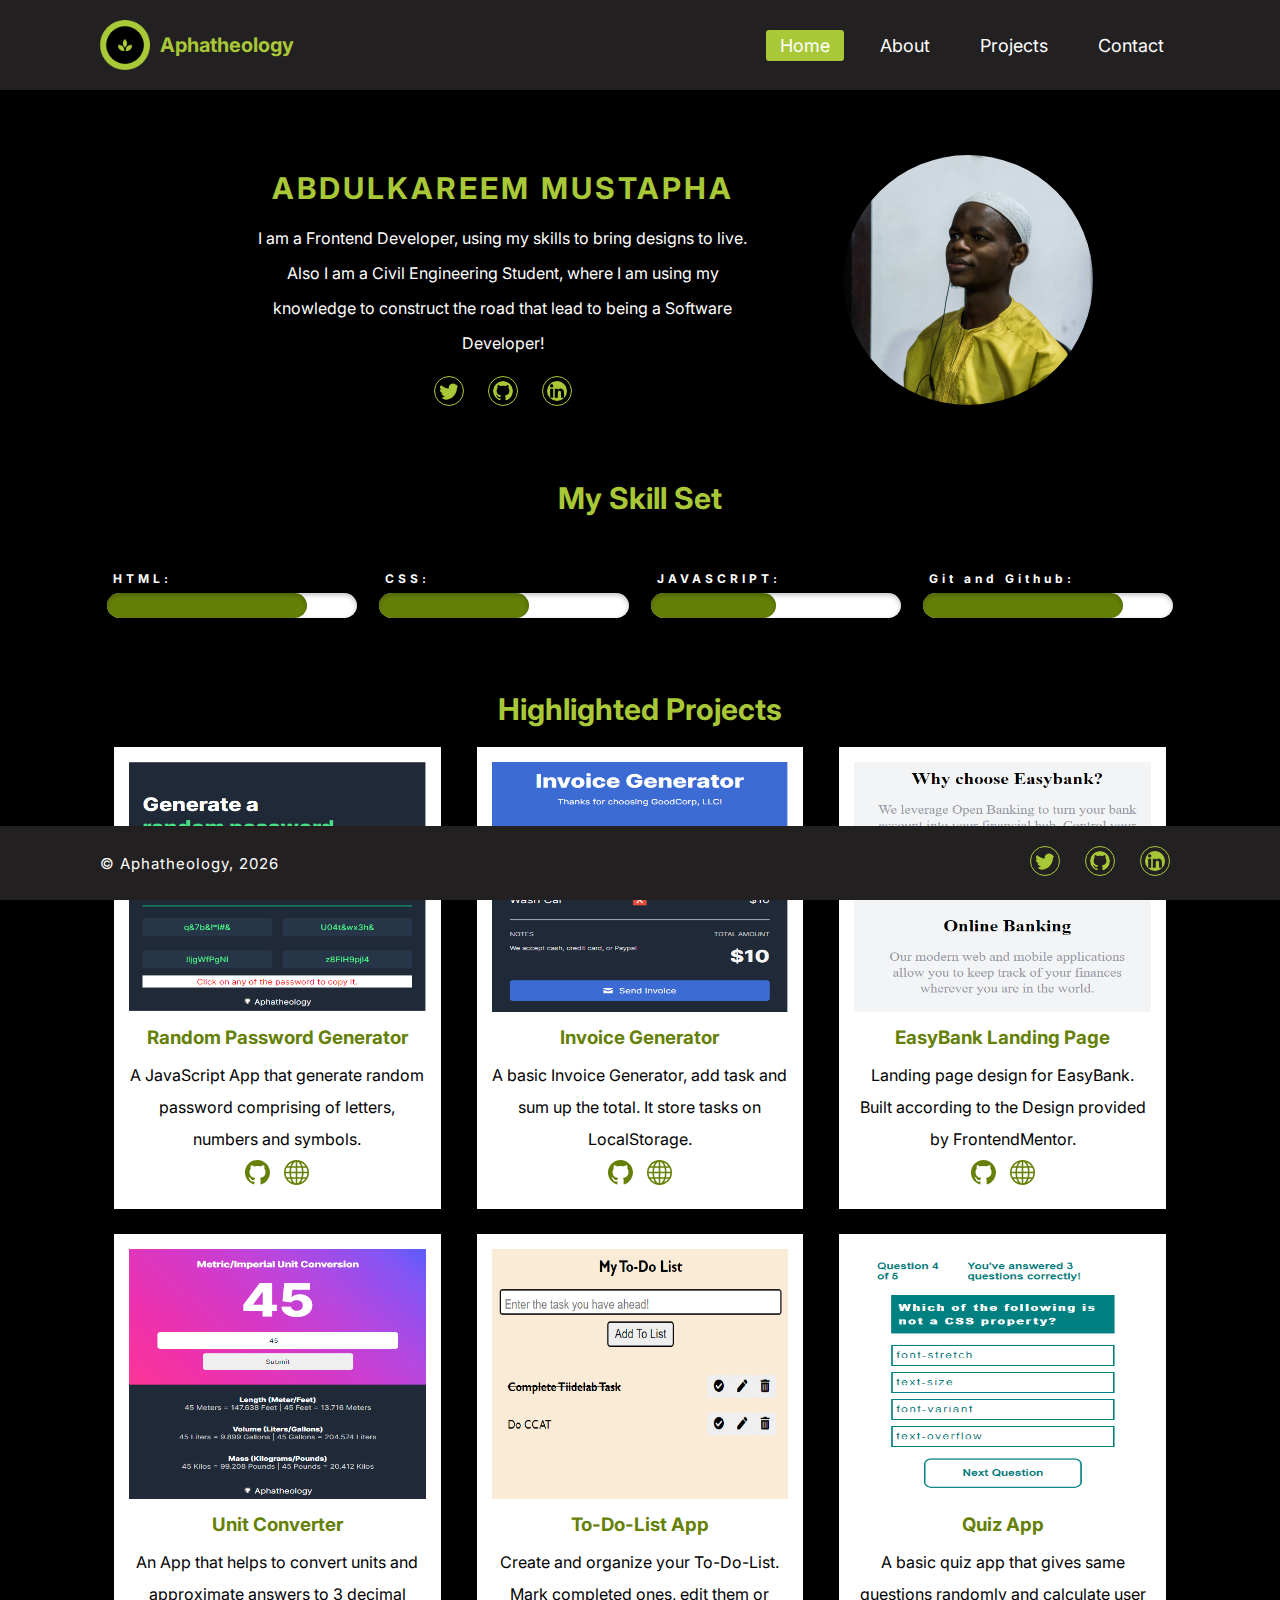
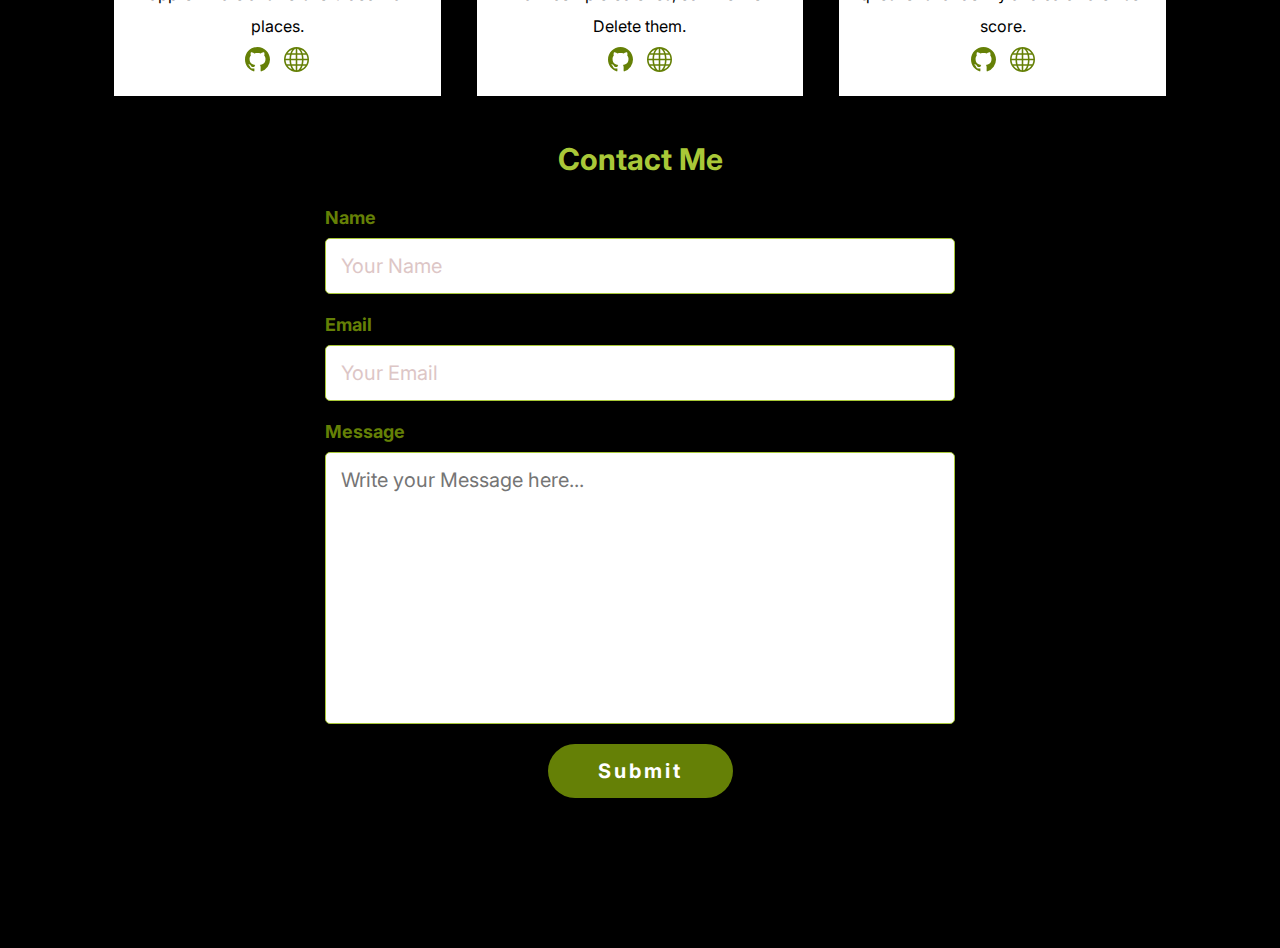
<file: index.html>
<!DOCTYPE html>
<html>

<head>
  <meta charset="utf-8">
  <meta name="viewport" content="width=device-width">
  <link rel="stylesheet" href="./general.css">
  <link rel="stylesheet" href="./auth.css">
  <link href="style.css" rel="stylesheet" type="text/css" />
  <title>Aphatheology | Home</title>
</head>

<body>
	<header>
	
        <nav class="navbar">
            <div class="logo">
                <img src="./projectlogo.png" alt="Aphatheology's Logo" />
                Aphatheology
            </div>

            <ul class="nav-links">

                <input type="checkbox" id="checkbox_toggle" />
                <label for="checkbox_toggle" class="hamburger">&#9776;</label>
            
                <div class="menu">
                    <li class="active"><a href="#">Home</a></li>
                    <li><a href="#about">About</a></li>
                    <li><a href="#project">Projects</a></li>
                    <li><a href="#contact">Contact</a></li>
                    <!-- <li><a href="./meetupgrid.html">TIIDELab Meetup</a></li> -->
                </div>
            </ul>
        </nav>
	</header>

	<main>

        <section id="about" class="hero-wrapper">
            <!-- <img src="meetupimages/A7309858.jpg" alt="Aphatheology's Picture" class="profile-image"> -->

            <div>

            <h2>ABDULKAREEM MUSTAPHA</h2>
            
            <p>
                I am a Frontend Developer, using my skills to bring designs to live. Also I am a Civil Engineering Student, where I am using my knowledge to construct the road that lead to being a Software Developer!
            </p>

                <section class="hero-media-wrapper">
                    <a href="https://twitter.com/mustbeta" target="_blank">
                        <svg xmlns="http://www.w3.org/2000/svg" width="16" height="16" fill="currentColor" class="bi bi-twitter" viewBox="0 0 16 16">
                        <path d="M5.026 15c6.038 0 9.341-5.003 9.341-9.334 0-.14 0-.282-.006-.422A6.685 6.685 0 0 0 16 3.542a6.658 6.658 0 0 1-1.889.518 3.301 3.301 0 0 0 1.447-1.817 6.533 6.533 0 0 1-2.087.793A3.286 3.286 0 0 0 7.875 6.03a9.325 9.325 0 0 1-6.767-3.429 3.289 3.289 0 0 0 1.018 4.382A3.323 3.323 0 0 1 .64 6.575v.045a3.288 3.288 0 0 0 2.632 3.218 3.203 3.203 0 0 1-.865.115 3.23 3.23 0 0 1-.614-.057 3.283 3.283 0 0 0 3.067 2.277A6.588 6.588 0 0 1 .78 13.58a6.32 6.32 0 0 1-.78-.045A9.344 9.344 0 0 0 5.026 15z"/>
                    </svg>
                    </a>

                    <a href="https://github.com/aphatheology" target="_blank">
                        <svg xmlns="http://www.w3.org/2000/svg" width="16" height="16" fill="currentColor" class="bi bi-github" viewBox="0 0 16 16">
                        <path d="M8 0C3.58 0 0 3.58 0 8c0 3.54 2.29 6.53 5.47 7.59.4.07.55-.17.55-.38 0-.19-.01-.82-.01-1.49-2.01.37-2.53-.49-2.69-.94-.09-.23-.48-.94-.82-1.13-.28-.15-.68-.52-.01-.53.63-.01 1.08.58 1.23.82.72 1.21 1.87.87 2.33.66.07-.52.28-.87.51-1.07-1.78-.2-3.64-.89-3.64-3.95 0-.87.31-1.59.82-2.15-.08-.2-.36-1.02.08-2.12 0 0 .67-.21 2.2.82.64-.18 1.32-.27 2-.27.68 0 1.36.09 2 .27 1.53-1.04 2.2-.82 2.2-.82.44 1.1.16 1.92.08 2.12.51.56.82 1.27.82 2.15 0 3.07-1.87 3.75-3.65 3.95.29.25.54.73.54 1.48 0 1.07-.01 1.93-.01 2.2 0 .21.15.46.55.38A8.012 8.012 0 0 0 16 8c0-4.42-3.58-8-8-8z"/>
                    </svg>
                    </a>
                    
                    <a href="https://www.linkedin.com/in/abdulkareem-mustapha/" target="_blank">
                        <svg xmlns="http://www.w3.org/2000/svg" width="16" height="16" fill="currentColor" class="bi bi-linkedin" viewBox="0 0 16 16">
                        <path d="M0 1.146C0 .513.526 0 1.175 0h13.65C15.474 0 16 .513 16 1.146v13.708c0 .633-.526 1.146-1.175 1.146H1.175C.526 16 0 15.487 0 14.854V1.146zm4.943 12.248V6.169H2.542v7.225h2.401zm-1.2-8.212c.837 0 1.358-.554 1.358-1.248-.015-.709-.52-1.248-1.342-1.248-.822 0-1.359.54-1.359 1.248 0 .694.521 1.248 1.327 1.248h.016zm4.908 8.212V9.359c0-.216.016-.432.08-.586.173-.431.568-.878 1.232-.878.869 0 1.216.662 1.216 1.634v3.865h2.401V9.25c0-2.22-1.184-3.252-2.764-3.252-1.274 0-1.845.7-2.165 1.193v.025h-.016a5.54 5.54 0 0 1 .016-.025V6.169h-2.4c.03.678 0 7.225 0 7.225h2.4z"/>
                    </svg>
                    </a>
                    
                </section>

            </div>

            <img src="meetupimages/A7309858.jpg" alt="Aphatheology's Picture" class="profile-image heartbeat">

        </section>


        <section class="stack section">
            <h2>my skill set</h2>
            <section class="stack-wrapper">
                <div class="each-stack">
                    <label for="html">HTML:</label> <br>
                    <progress class="stack-progress" id="html" value="80" max="100"></progress>
                </div>

                <div class="each-stack">
                    <label for="css">CSS:</label> <br>
                    <progress class="stack-progress" id="css" value="60" max="100"></progress>
                </div>

                <div class="each-stack">
                    <label for="javascript">JAVASCRIPT:</label> <br>
                    <progress class="stack-progress" id="javascript" value="50" max="100"></progress>
                </div>

                <div class="each-stack">
                    <label for="git">Git and Github:</label> <br>
                    <progress class="stack-progress" id="git" value="80" max="100"></progress>
                </div>
            </section>
        </section>


        <section id="project" class="section project">
            <h2>highlighted projects</h2>

            <section class="project-wrapper">
                <div class="project-card">
                    <img src="Images/passwordgen.PNG" alt="">
                    <h3>Random Password Generator</h3>
                    <p>
                        A JavaScript App that generate random password comprising of letters, numbers and symbols.
                    </p>

                    <a href="https://github.com/Aphatheology/Random_Password_Generator" target="_blank">
                        <svg xmlns="http://www.w3.org/2000/svg" width="16" height="16" fill="currentColor" class="bi bi-github" viewBox="0 0 16 16">
                            <path d="M8 0C3.58 0 0 3.58 0 8c0 3.54 2.29 6.53 5.47 7.59.4.07.55-.17.55-.38 0-.19-.01-.82-.01-1.49-2.01.37-2.53-.49-2.69-.94-.09-.23-.48-.94-.82-1.13-.28-.15-.68-.52-.01-.53.63-.01 1.08.58 1.23.82.72 1.21 1.87.87 2.33.66.07-.52.28-.87.51-1.07-1.78-.2-3.64-.89-3.64-3.95 0-.87.31-1.59.82-2.15-.08-.2-.36-1.02.08-2.12 0 0 .67-.21 2.2.82.64-.18 1.32-.27 2-.27.68 0 1.36.09 2 .27 1.53-1.04 2.2-.82 2.2-.82.44 1.1.16 1.92.08 2.12.51.56.82 1.27.82 2.15 0 3.07-1.87 3.75-3.65 3.95.29.25.54.73.54 1.48 0 1.07-.01 1.93-.01 2.2 0 .21.15.46.55.38A8.012 8.012 0 0 0 16 8c0-4.42-3.58-8-8-8z"/>
                          </svg>
                    </a>

                    <a href="https://aphatheology.github.io/Random_Password_Generator/" target="_blank">
                        <svg xmlns="http://www.w3.org/2000/svg" width="16" height="16" fill="currentColor" class="bi bi-globe" viewBox="0 0 16 16">
                            <path d="M0 8a8 8 0 1 1 16 0A8 8 0 0 1 0 8zm7.5-6.923c-.67.204-1.335.82-1.887 1.855A7.97 7.97 0 0 0 5.145 4H7.5V1.077zM4.09 4a9.267 9.267 0 0 1 .64-1.539 6.7 6.7 0 0 1 .597-.933A7.025 7.025 0 0 0 2.255 4H4.09zm-.582 3.5c.03-.877.138-1.718.312-2.5H1.674a6.958 6.958 0 0 0-.656 2.5h2.49zM4.847 5a12.5 12.5 0 0 0-.338 2.5H7.5V5H4.847zM8.5 5v2.5h2.99a12.495 12.495 0 0 0-.337-2.5H8.5zM4.51 8.5a12.5 12.5 0 0 0 .337 2.5H7.5V8.5H4.51zm3.99 0V11h2.653c.187-.765.306-1.608.338-2.5H8.5zM5.145 12c.138.386.295.744.468 1.068.552 1.035 1.218 1.65 1.887 1.855V12H5.145zm.182 2.472a6.696 6.696 0 0 1-.597-.933A9.268 9.268 0 0 1 4.09 12H2.255a7.024 7.024 0 0 0 3.072 2.472zM3.82 11a13.652 13.652 0 0 1-.312-2.5h-2.49c.062.89.291 1.733.656 2.5H3.82zm6.853 3.472A7.024 7.024 0 0 0 13.745 12H11.91a9.27 9.27 0 0 1-.64 1.539 6.688 6.688 0 0 1-.597.933zM8.5 12v2.923c.67-.204 1.335-.82 1.887-1.855.173-.324.33-.682.468-1.068H8.5zm3.68-1h2.146c.365-.767.594-1.61.656-2.5h-2.49a13.65 13.65 0 0 1-.312 2.5zm2.802-3.5a6.959 6.959 0 0 0-.656-2.5H12.18c.174.782.282 1.623.312 2.5h2.49zM11.27 2.461c.247.464.462.98.64 1.539h1.835a7.024 7.024 0 0 0-3.072-2.472c.218.284.418.598.597.933zM10.855 4a7.966 7.966 0 0 0-.468-1.068C9.835 1.897 9.17 1.282 8.5 1.077V4h2.355z"/>
                          </svg>
                    </a>
                </div>

                <div class="project-card">
                    <img src="Images/invoicegen.PNG" alt="Invoice Generator App">
                    <h3>Invoice Generator</h3>
                    <p>
                        A basic Invoice Generator, add task and sum up the total. It store tasks on LocalStorage.
                    </p>

                    <a href="https://github.com/Aphatheology/Invoice_Generator" target="_blank">
                        <svg xmlns="http://www.w3.org/2000/svg" width="16" height="16" fill="currentColor" class="bi bi-github" viewBox="0 0 16 16">
                            <path d="M8 0C3.58 0 0 3.58 0 8c0 3.54 2.29 6.53 5.47 7.59.4.07.55-.17.55-.38 0-.19-.01-.82-.01-1.49-2.01.37-2.53-.49-2.69-.94-.09-.23-.48-.94-.82-1.13-.28-.15-.68-.52-.01-.53.63-.01 1.08.58 1.23.82.72 1.21 1.87.87 2.33.66.07-.52.28-.87.51-1.07-1.78-.2-3.64-.89-3.64-3.95 0-.87.31-1.59.82-2.15-.08-.2-.36-1.02.08-2.12 0 0 .67-.21 2.2.82.64-.18 1.32-.27 2-.27.68 0 1.36.09 2 .27 1.53-1.04 2.2-.82 2.2-.82.44 1.1.16 1.92.08 2.12.51.56.82 1.27.82 2.15 0 3.07-1.87 3.75-3.65 3.95.29.25.54.73.54 1.48 0 1.07-.01 1.93-.01 2.2 0 .21.15.46.55.38A8.012 8.012 0 0 0 16 8c0-4.42-3.58-8-8-8z"/>
                          </svg>
                    </a>

                    <a href="https://aphatheology.github.io/Invoice_Generator/" target="_blank">
                        <svg xmlns="http://www.w3.org/2000/svg" width="16" height="16" fill="currentColor" class="bi bi-globe" viewBox="0 0 16 16">
                            <path d="M0 8a8 8 0 1 1 16 0A8 8 0 0 1 0 8zm7.5-6.923c-.67.204-1.335.82-1.887 1.855A7.97 7.97 0 0 0 5.145 4H7.5V1.077zM4.09 4a9.267 9.267 0 0 1 .64-1.539 6.7 6.7 0 0 1 .597-.933A7.025 7.025 0 0 0 2.255 4H4.09zm-.582 3.5c.03-.877.138-1.718.312-2.5H1.674a6.958 6.958 0 0 0-.656 2.5h2.49zM4.847 5a12.5 12.5 0 0 0-.338 2.5H7.5V5H4.847zM8.5 5v2.5h2.99a12.495 12.495 0 0 0-.337-2.5H8.5zM4.51 8.5a12.5 12.5 0 0 0 .337 2.5H7.5V8.5H4.51zm3.99 0V11h2.653c.187-.765.306-1.608.338-2.5H8.5zM5.145 12c.138.386.295.744.468 1.068.552 1.035 1.218 1.65 1.887 1.855V12H5.145zm.182 2.472a6.696 6.696 0 0 1-.597-.933A9.268 9.268 0 0 1 4.09 12H2.255a7.024 7.024 0 0 0 3.072 2.472zM3.82 11a13.652 13.652 0 0 1-.312-2.5h-2.49c.062.89.291 1.733.656 2.5H3.82zm6.853 3.472A7.024 7.024 0 0 0 13.745 12H11.91a9.27 9.27 0 0 1-.64 1.539 6.688 6.688 0 0 1-.597.933zM8.5 12v2.923c.67-.204 1.335-.82 1.887-1.855.173-.324.33-.682.468-1.068H8.5zm3.68-1h2.146c.365-.767.594-1.61.656-2.5h-2.49a13.65 13.65 0 0 1-.312 2.5zm2.802-3.5a6.959 6.959 0 0 0-.656-2.5H12.18c.174.782.282 1.623.312 2.5h2.49zM11.27 2.461c.247.464.462.98.64 1.539h1.835a7.024 7.024 0 0 0-3.072-2.472c.218.284.418.598.597.933zM10.855 4a7.966 7.966 0 0 0-.468-1.068C9.835 1.897 9.17 1.282 8.5 1.077V4h2.355z"/>
                          </svg>
                    </a>
                </div>

                <div class="project-card">
                    <img src="Images/easybank.PNG" alt="EasyBank Landing Page">
                    <h3>EasyBank Landing Page</h3>
                    <p>
                        Landing page design for EasyBank. Built according to the Design provided by FrontendMentor.
                    </p>

                    <a href="https://github.com/Aphatheology/EasyBank-Landing-Page" target="_blank">
                        <svg xmlns="http://www.w3.org/2000/svg" width="16" height="16" fill="currentColor" class="bi bi-github" viewBox="0 0 16 16">
                            <path d="M8 0C3.58 0 0 3.58 0 8c0 3.54 2.29 6.53 5.47 7.59.4.07.55-.17.55-.38 0-.19-.01-.82-.01-1.49-2.01.37-2.53-.49-2.69-.94-.09-.23-.48-.94-.82-1.13-.28-.15-.68-.52-.01-.53.63-.01 1.08.58 1.23.82.72 1.21 1.87.87 2.33.66.07-.52.28-.87.51-1.07-1.78-.2-3.64-.89-3.64-3.95 0-.87.31-1.59.82-2.15-.08-.2-.36-1.02.08-2.12 0 0 .67-.21 2.2.82.64-.18 1.32-.27 2-.27.68 0 1.36.09 2 .27 1.53-1.04 2.2-.82 2.2-.82.44 1.1.16 1.92.08 2.12.51.56.82 1.27.82 2.15 0 3.07-1.87 3.75-3.65 3.95.29.25.54.73.54 1.48 0 1.07-.01 1.93-.01 2.2 0 .21.15.46.55.38A8.012 8.012 0 0 0 16 8c0-4.42-3.58-8-8-8z"/>
                          </svg>
                    </a>

                    <a href="https://aphatheology.github.io/EasyBank-Landing-Page/" target="_blank">
                        <svg xmlns="http://www.w3.org/2000/svg" width="16" height="16" fill="currentColor" class="bi bi-globe" viewBox="0 0 16 16">
                            <path d="M0 8a8 8 0 1 1 16 0A8 8 0 0 1 0 8zm7.5-6.923c-.67.204-1.335.82-1.887 1.855A7.97 7.97 0 0 0 5.145 4H7.5V1.077zM4.09 4a9.267 9.267 0 0 1 .64-1.539 6.7 6.7 0 0 1 .597-.933A7.025 7.025 0 0 0 2.255 4H4.09zm-.582 3.5c.03-.877.138-1.718.312-2.5H1.674a6.958 6.958 0 0 0-.656 2.5h2.49zM4.847 5a12.5 12.5 0 0 0-.338 2.5H7.5V5H4.847zM8.5 5v2.5h2.99a12.495 12.495 0 0 0-.337-2.5H8.5zM4.51 8.5a12.5 12.5 0 0 0 .337 2.5H7.5V8.5H4.51zm3.99 0V11h2.653c.187-.765.306-1.608.338-2.5H8.5zM5.145 12c.138.386.295.744.468 1.068.552 1.035 1.218 1.65 1.887 1.855V12H5.145zm.182 2.472a6.696 6.696 0 0 1-.597-.933A9.268 9.268 0 0 1 4.09 12H2.255a7.024 7.024 0 0 0 3.072 2.472zM3.82 11a13.652 13.652 0 0 1-.312-2.5h-2.49c.062.89.291 1.733.656 2.5H3.82zm6.853 3.472A7.024 7.024 0 0 0 13.745 12H11.91a9.27 9.27 0 0 1-.64 1.539 6.688 6.688 0 0 1-.597.933zM8.5 12v2.923c.67-.204 1.335-.82 1.887-1.855.173-.324.33-.682.468-1.068H8.5zm3.68-1h2.146c.365-.767.594-1.61.656-2.5h-2.49a13.65 13.65 0 0 1-.312 2.5zm2.802-3.5a6.959 6.959 0 0 0-.656-2.5H12.18c.174.782.282 1.623.312 2.5h2.49zM11.27 2.461c.247.464.462.98.64 1.539h1.835a7.024 7.024 0 0 0-3.072-2.472c.218.284.418.598.597.933zM10.855 4a7.966 7.966 0 0 0-.468-1.068C9.835 1.897 9.17 1.282 8.5 1.077V4h2.355z"/>
                          </svg>
                    </a>
                </div>

                <div class="project-card">
                    <img src="Images/unitconv.PNG" alt="Unit Converter App">
                    <h3>Unit Converter</h3>
                    <p>
                        An App that helps to convert units and approximate answers to 3 decimal places.
                    </p>

                    <a href="https://github.com/Aphatheology/UnitConverter" target="_blank">
                        <svg xmlns="http://www.w3.org/2000/svg" width="16" height="16" fill="currentColor" class="bi bi-github" viewBox="0 0 16 16">
                            <path d="M8 0C3.58 0 0 3.58 0 8c0 3.54 2.29 6.53 5.47 7.59.4.07.55-.17.55-.38 0-.19-.01-.82-.01-1.49-2.01.37-2.53-.49-2.69-.94-.09-.23-.48-.94-.82-1.13-.28-.15-.68-.52-.01-.53.63-.01 1.08.58 1.23.82.72 1.21 1.87.87 2.33.66.07-.52.28-.87.51-1.07-1.78-.2-3.64-.89-3.64-3.95 0-.87.31-1.59.82-2.15-.08-.2-.36-1.02.08-2.12 0 0 .67-.21 2.2.82.64-.18 1.32-.27 2-.27.68 0 1.36.09 2 .27 1.53-1.04 2.2-.82 2.2-.82.44 1.1.16 1.92.08 2.12.51.56.82 1.27.82 2.15 0 3.07-1.87 3.75-3.65 3.95.29.25.54.73.54 1.48 0 1.07-.01 1.93-.01 2.2 0 .21.15.46.55.38A8.012 8.012 0 0 0 16 8c0-4.42-3.58-8-8-8z"/>
                          </svg>
                    </a>

                    <a href="https://aphatheology.github.io/UnitConverter/" target="_blank">
                        <svg xmlns="http://www.w3.org/2000/svg" width="16" height="16" fill="currentColor" class="bi bi-globe" viewBox="0 0 16 16">
                            <path d="M0 8a8 8 0 1 1 16 0A8 8 0 0 1 0 8zm7.5-6.923c-.67.204-1.335.82-1.887 1.855A7.97 7.97 0 0 0 5.145 4H7.5V1.077zM4.09 4a9.267 9.267 0 0 1 .64-1.539 6.7 6.7 0 0 1 .597-.933A7.025 7.025 0 0 0 2.255 4H4.09zm-.582 3.5c.03-.877.138-1.718.312-2.5H1.674a6.958 6.958 0 0 0-.656 2.5h2.49zM4.847 5a12.5 12.5 0 0 0-.338 2.5H7.5V5H4.847zM8.5 5v2.5h2.99a12.495 12.495 0 0 0-.337-2.5H8.5zM4.51 8.5a12.5 12.5 0 0 0 .337 2.5H7.5V8.5H4.51zm3.99 0V11h2.653c.187-.765.306-1.608.338-2.5H8.5zM5.145 12c.138.386.295.744.468 1.068.552 1.035 1.218 1.65 1.887 1.855V12H5.145zm.182 2.472a6.696 6.696 0 0 1-.597-.933A9.268 9.268 0 0 1 4.09 12H2.255a7.024 7.024 0 0 0 3.072 2.472zM3.82 11a13.652 13.652 0 0 1-.312-2.5h-2.49c.062.89.291 1.733.656 2.5H3.82zm6.853 3.472A7.024 7.024 0 0 0 13.745 12H11.91a9.27 9.27 0 0 1-.64 1.539 6.688 6.688 0 0 1-.597.933zM8.5 12v2.923c.67-.204 1.335-.82 1.887-1.855.173-.324.33-.682.468-1.068H8.5zm3.68-1h2.146c.365-.767.594-1.61.656-2.5h-2.49a13.65 13.65 0 0 1-.312 2.5zm2.802-3.5a6.959 6.959 0 0 0-.656-2.5H12.18c.174.782.282 1.623.312 2.5h2.49zM11.27 2.461c.247.464.462.98.64 1.539h1.835a7.024 7.024 0 0 0-3.072-2.472c.218.284.418.598.597.933zM10.855 4a7.966 7.966 0 0 0-.468-1.068C9.835 1.897 9.17 1.282 8.5 1.077V4h2.355z"/>
                          </svg>
                    </a>
                </div>

                <div class="project-card">
                    <img src="Images/todoapp.PNG" alt="">
                    <h3>To-Do-List App</h3>
                    <p>
                        Create and organize your To-Do-List. Mark completed ones, edit them or Delete them.
                    </p>

                    <a href="https://github.com/Aphatheology/ToDO-List-App" target="_blank">
                        <svg xmlns="http://www.w3.org/2000/svg" width="16" height="16" fill="currentColor" class="bi bi-github" viewBox="0 0 16 16">
                            <path d="M8 0C3.58 0 0 3.58 0 8c0 3.54 2.29 6.53 5.47 7.59.4.07.55-.17.55-.38 0-.19-.01-.82-.01-1.49-2.01.37-2.53-.49-2.69-.94-.09-.23-.48-.94-.82-1.13-.28-.15-.68-.52-.01-.53.63-.01 1.08.58 1.23.82.72 1.21 1.87.87 2.33.66.07-.52.28-.87.51-1.07-1.78-.2-3.64-.89-3.64-3.95 0-.87.31-1.59.82-2.15-.08-.2-.36-1.02.08-2.12 0 0 .67-.21 2.2.82.64-.18 1.32-.27 2-.27.68 0 1.36.09 2 .27 1.53-1.04 2.2-.82 2.2-.82.44 1.1.16 1.92.08 2.12.51.56.82 1.27.82 2.15 0 3.07-1.87 3.75-3.65 3.95.29.25.54.73.54 1.48 0 1.07-.01 1.93-.01 2.2 0 .21.15.46.55.38A8.012 8.012 0 0 0 16 8c0-4.42-3.58-8-8-8z"/>
                          </svg>
                    </a>

                    <a href="https://aphatheology.github.io/ToDO-List-App/" target="_blank">
                        <svg xmlns="http://www.w3.org/2000/svg" width="16" height="16" fill="currentColor" class="bi bi-globe" viewBox="0 0 16 16">
                            <path d="M0 8a8 8 0 1 1 16 0A8 8 0 0 1 0 8zm7.5-6.923c-.67.204-1.335.82-1.887 1.855A7.97 7.97 0 0 0 5.145 4H7.5V1.077zM4.09 4a9.267 9.267 0 0 1 .64-1.539 6.7 6.7 0 0 1 .597-.933A7.025 7.025 0 0 0 2.255 4H4.09zm-.582 3.5c.03-.877.138-1.718.312-2.5H1.674a6.958 6.958 0 0 0-.656 2.5h2.49zM4.847 5a12.5 12.5 0 0 0-.338 2.5H7.5V5H4.847zM8.5 5v2.5h2.99a12.495 12.495 0 0 0-.337-2.5H8.5zM4.51 8.5a12.5 12.5 0 0 0 .337 2.5H7.5V8.5H4.51zm3.99 0V11h2.653c.187-.765.306-1.608.338-2.5H8.5zM5.145 12c.138.386.295.744.468 1.068.552 1.035 1.218 1.65 1.887 1.855V12H5.145zm.182 2.472a6.696 6.696 0 0 1-.597-.933A9.268 9.268 0 0 1 4.09 12H2.255a7.024 7.024 0 0 0 3.072 2.472zM3.82 11a13.652 13.652 0 0 1-.312-2.5h-2.49c.062.89.291 1.733.656 2.5H3.82zm6.853 3.472A7.024 7.024 0 0 0 13.745 12H11.91a9.27 9.27 0 0 1-.64 1.539 6.688 6.688 0 0 1-.597.933zM8.5 12v2.923c.67-.204 1.335-.82 1.887-1.855.173-.324.33-.682.468-1.068H8.5zm3.68-1h2.146c.365-.767.594-1.61.656-2.5h-2.49a13.65 13.65 0 0 1-.312 2.5zm2.802-3.5a6.959 6.959 0 0 0-.656-2.5H12.18c.174.782.282 1.623.312 2.5h2.49zM11.27 2.461c.247.464.462.98.64 1.539h1.835a7.024 7.024 0 0 0-3.072-2.472c.218.284.418.598.597.933zM10.855 4a7.966 7.966 0 0 0-.468-1.068C9.835 1.897 9.17 1.282 8.5 1.077V4h2.355z"/>
                          </svg>
                    </a>
                </div>

                <div class="project-card">
                    <img src="Images/quiz.PNG" alt="Javacript-Quiz-Game">
                    <h3>Quiz App</h3>
                    <p>
                        A basic quiz app that gives same questions randomly and calculate user score.
                    </p>

                    <a href="https://github.com/Aphatheology/Javacript-Quiz-Game" target="_blank">
                        <svg xmlns="http://www.w3.org/2000/svg" width="16" height="16" fill="currentColor" class="bi bi-github" viewBox="0 0 16 16">
                            <path d="M8 0C3.58 0 0 3.58 0 8c0 3.54 2.29 6.53 5.47 7.59.4.07.55-.17.55-.38 0-.19-.01-.82-.01-1.49-2.01.37-2.53-.49-2.69-.94-.09-.23-.48-.94-.82-1.13-.28-.15-.68-.52-.01-.53.63-.01 1.08.58 1.23.82.72 1.21 1.87.87 2.33.66.07-.52.28-.87.51-1.07-1.78-.2-3.64-.89-3.64-3.95 0-.87.31-1.59.82-2.15-.08-.2-.36-1.02.08-2.12 0 0 .67-.21 2.2.82.64-.18 1.32-.27 2-.27.68 0 1.36.09 2 .27 1.53-1.04 2.2-.82 2.2-.82.44 1.1.16 1.92.08 2.12.51.56.82 1.27.82 2.15 0 3.07-1.87 3.75-3.65 3.95.29.25.54.73.54 1.48 0 1.07-.01 1.93-.01 2.2 0 .21.15.46.55.38A8.012 8.012 0 0 0 16 8c0-4.42-3.58-8-8-8z"/>
                          </svg>
                    </a>

                    <a href="https://aphatheology.github.io/Javacript-Quiz-Game/quiz.html" target="_blank">
                        <svg xmlns="http://www.w3.org/2000/svg" width="16" height="16" fill="currentColor" class="bi bi-globe" viewBox="0 0 16 16">
                            <path d="M0 8a8 8 0 1 1 16 0A8 8 0 0 1 0 8zm7.5-6.923c-.67.204-1.335.82-1.887 1.855A7.97 7.97 0 0 0 5.145 4H7.5V1.077zM4.09 4a9.267 9.267 0 0 1 .64-1.539 6.7 6.7 0 0 1 .597-.933A7.025 7.025 0 0 0 2.255 4H4.09zm-.582 3.5c.03-.877.138-1.718.312-2.5H1.674a6.958 6.958 0 0 0-.656 2.5h2.49zM4.847 5a12.5 12.5 0 0 0-.338 2.5H7.5V5H4.847zM8.5 5v2.5h2.99a12.495 12.495 0 0 0-.337-2.5H8.5zM4.51 8.5a12.5 12.5 0 0 0 .337 2.5H7.5V8.5H4.51zm3.99 0V11h2.653c.187-.765.306-1.608.338-2.5H8.5zM5.145 12c.138.386.295.744.468 1.068.552 1.035 1.218 1.65 1.887 1.855V12H5.145zm.182 2.472a6.696 6.696 0 0 1-.597-.933A9.268 9.268 0 0 1 4.09 12H2.255a7.024 7.024 0 0 0 3.072 2.472zM3.82 11a13.652 13.652 0 0 1-.312-2.5h-2.49c.062.89.291 1.733.656 2.5H3.82zm6.853 3.472A7.024 7.024 0 0 0 13.745 12H11.91a9.27 9.27 0 0 1-.64 1.539 6.688 6.688 0 0 1-.597.933zM8.5 12v2.923c.67-.204 1.335-.82 1.887-1.855.173-.324.33-.682.468-1.068H8.5zm3.68-1h2.146c.365-.767.594-1.61.656-2.5h-2.49a13.65 13.65 0 0 1-.312 2.5zm2.802-3.5a6.959 6.959 0 0 0-.656-2.5H12.18c.174.782.282 1.623.312 2.5h2.49zM11.27 2.461c.247.464.462.98.64 1.539h1.835a7.024 7.024 0 0 0-3.072-2.472c.218.284.418.598.597.933zM10.855 4a7.966 7.966 0 0 0-.468-1.068C9.835 1.897 9.17 1.282 8.5 1.077V4h2.355z"/>
                          </svg>
                    </a>
                </div>
            </section>
        </section>


        <section id="contact" class="section">
            <h2>contact me</h2>
        <form name="contact" method="POST" data-netlify="true">
            <label for="name">Name</label> 
            <input id="name" name="name" type="text" placeholder="Your Name" required>

            <label for="email">Email</label> 
            <input id="email" name="email" type="email" placeholder="Your Email" required>

            <label for="message">Message</label> 
            <textarea name="message" id="message" cols="30" rows="10" placeholder="Write your Message here..." required></textarea>

            <input type="submit" value="Submit">
        </form>
        </section>
    </main>

    <footer>

        <div>
            &copy Aphatheology, 
            <span id="copyright">
                <script>document.getElementById('copyright').appendChild(document.createTextNode(new Date().getFullYear()))</script>
            </span>
        </div>

        <div>
            <section class="hero-media-wrapper">
                <a href="https://twitter.com/mustbeta" target="_blank">
                    <svg xmlns="http://www.w3.org/2000/svg" width="16" height="16" fill="currentColor" class="bi bi-twitter" viewBox="0 0 16 16">
                    <path d="M5.026 15c6.038 0 9.341-5.003 9.341-9.334 0-.14 0-.282-.006-.422A6.685 6.685 0 0 0 16 3.542a6.658 6.658 0 0 1-1.889.518 3.301 3.301 0 0 0 1.447-1.817 6.533 6.533 0 0 1-2.087.793A3.286 3.286 0 0 0 7.875 6.03a9.325 9.325 0 0 1-6.767-3.429 3.289 3.289 0 0 0 1.018 4.382A3.323 3.323 0 0 1 .64 6.575v.045a3.288 3.288 0 0 0 2.632 3.218 3.203 3.203 0 0 1-.865.115 3.23 3.23 0 0 1-.614-.057 3.283 3.283 0 0 0 3.067 2.277A6.588 6.588 0 0 1 .78 13.58a6.32 6.32 0 0 1-.78-.045A9.344 9.344 0 0 0 5.026 15z"/>
                </svg>
                </a>

                <a href="https://github.com/aphatheology" target="_blank">
                    <svg xmlns="http://www.w3.org/2000/svg" width="16" height="16" fill="currentColor" class="bi bi-github" viewBox="0 0 16 16">
                    <path d="M8 0C3.58 0 0 3.58 0 8c0 3.54 2.29 6.53 5.47 7.59.4.07.55-.17.55-.38 0-.19-.01-.82-.01-1.49-2.01.37-2.53-.49-2.69-.94-.09-.23-.48-.94-.82-1.13-.28-.15-.68-.52-.01-.53.63-.01 1.08.58 1.23.82.72 1.21 1.87.87 2.33.66.07-.52.28-.87.51-1.07-1.78-.2-3.64-.89-3.64-3.95 0-.87.31-1.59.82-2.15-.08-.2-.36-1.02.08-2.12 0 0 .67-.21 2.2.82.64-.18 1.32-.27 2-.27.68 0 1.36.09 2 .27 1.53-1.04 2.2-.82 2.2-.82.44 1.1.16 1.92.08 2.12.51.56.82 1.27.82 2.15 0 3.07-1.87 3.75-3.65 3.95.29.25.54.73.54 1.48 0 1.07-.01 1.93-.01 2.2 0 .21.15.46.55.38A8.012 8.012 0 0 0 16 8c0-4.42-3.58-8-8-8z"/>
                </svg>
                </a>
                
                <a href="https://www.linkedin.com/in/abdulkareem-mustapha/" target="_blank">
                    <svg xmlns="http://www.w3.org/2000/svg" width="16" height="16" fill="currentColor" class="bi bi-linkedin" viewBox="0 0 16 16">
                    <path d="M0 1.146C0 .513.526 0 1.175 0h13.65C15.474 0 16 .513 16 1.146v13.708c0 .633-.526 1.146-1.175 1.146H1.175C.526 16 0 15.487 0 14.854V1.146zm4.943 12.248V6.169H2.542v7.225h2.401zm-1.2-8.212c.837 0 1.358-.554 1.358-1.248-.015-.709-.52-1.248-1.342-1.248-.822 0-1.359.54-1.359 1.248 0 .694.521 1.248 1.327 1.248h.016zm4.908 8.212V9.359c0-.216.016-.432.08-.586.173-.431.568-.878 1.232-.878.869 0 1.216.662 1.216 1.634v3.865h2.401V9.25c0-2.22-1.184-3.252-2.764-3.252-1.274 0-1.845.7-2.165 1.193v.025h-.016a5.54 5.54 0 0 1 .016-.025V6.169h-2.4c.03.678 0 7.225 0 7.225h2.4z"/>
                </svg>
                </a>
                
            </section>
        </div>


    </footer>
	
  
</body>

</html>
</file>
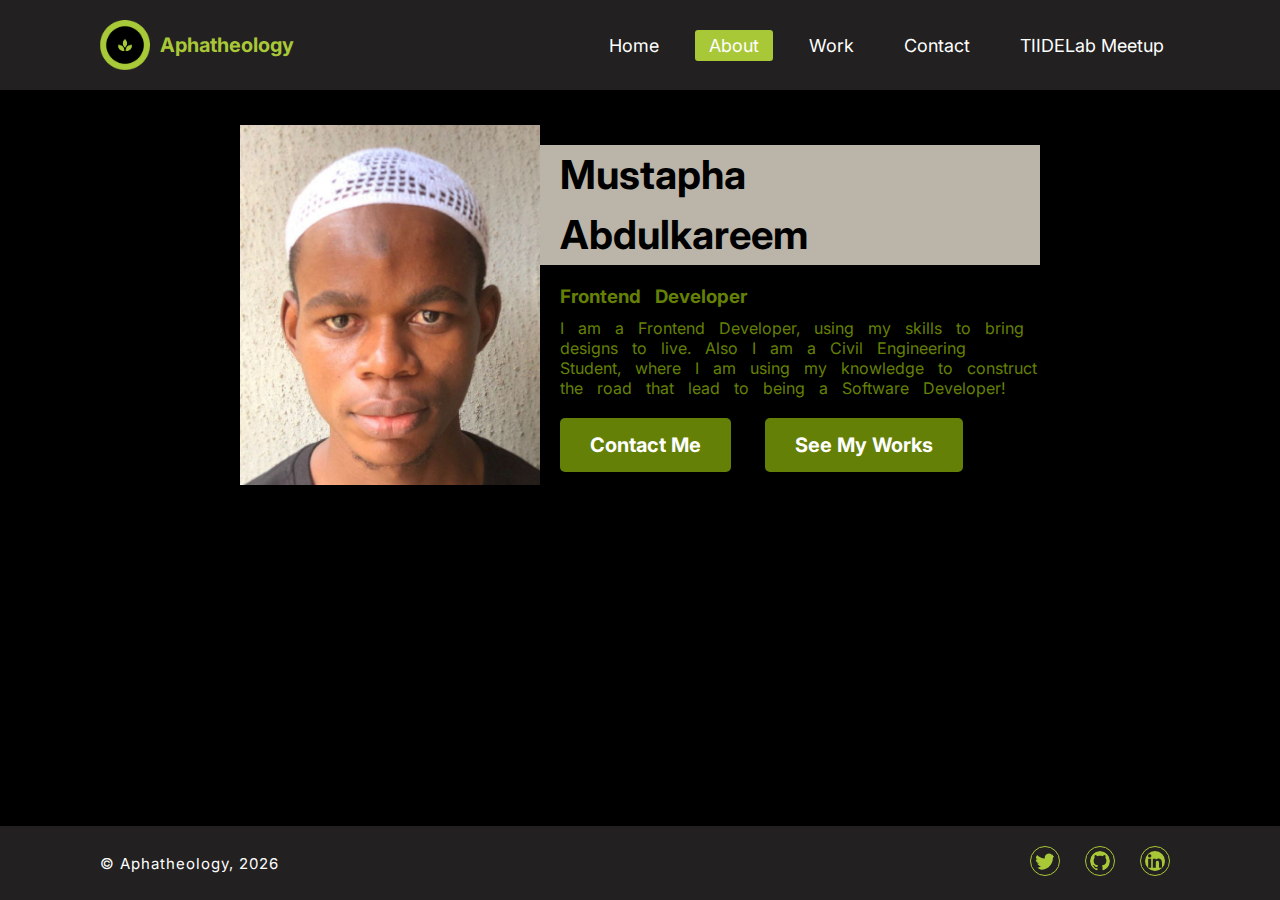
<file: about.html>
<!DOCTYPE html>
<html lang="en">
<head>
    <meta charset="UTF-8">
    <meta http-equiv="X-UA-Compatible" content="IE=edge">
    <meta name="viewport" content="width=device-width, initial-scale=1.0">
    <link rel="stylesheet" href="general.css">
    <link rel="stylesheet" href="about.css">
    <link href="style.css" rel="stylesheet" type="text/css" />
    <title>Aphatheology | About</title>
</head>
<body>

    <header>
	
        <nav class="navbar">
            <div class="logo">
                <img src="./projectlogo.png" alt="Aphatheology's Logo" />
                Aphatheology
            </div>

            <ul class="nav-links">

                <input type="checkbox" id="checkbox_toggle" />
                <label for="checkbox_toggle" class="hamburger">&#9776;</label>
            
                <div class="menu">
                    <li><a href="./index.html">Home</a></li>
                    <li class="active"><a href="#">About</a></li>
                    <li><a href="./work.html">Work</a></li>
                    <li><a href="./contact.html">Contact</a></li>
                    <li><a href="./meetupgrid.html">TIIDELab Meetup</a></li>
                </div>
            </ul>
        </nav>
	</header>

    <main>
        <div>
            <img src="./MustaphaDP.jfif" alt="Mustapha DP">
        </div>
        
        <div>
            <!-- <p>Hello, I am</p> -->

            <h2>Mustapha <br> Abdulkareem</h2>

            <h3>Frontend Developer</h3>

            <p>
                I am a Frontend Developer, using my skills to bring designs to live. Also I am a Civil Engineering Student, where I am using my knowledge to construct the road that lead to being a Software Developer!
            </p>
            <a href="./work.html"></a>

            <button><a href="./contact.html">Contact Me</a></button>
            <button><a href="./work.html">See my works</a></button>
        </div>
    </main>
    


    <footer>

        <div>
            &copy Aphatheology, 
            <span id="copyright">
                <script>document.getElementById('copyright').appendChild(document.createTextNode(new Date().getFullYear()))</script>
            </span>
        </div>

        <div>
            <section class="hero-media-wrapper">
                <a href="https://twitter.com/mustbeta" target="_blank">
                    <svg xmlns="http://www.w3.org/2000/svg" width="16" height="16" fill="currentColor" class="bi bi-twitter" viewBox="0 0 16 16">
                    <path d="M5.026 15c6.038 0 9.341-5.003 9.341-9.334 0-.14 0-.282-.006-.422A6.685 6.685 0 0 0 16 3.542a6.658 6.658 0 0 1-1.889.518 3.301 3.301 0 0 0 1.447-1.817 6.533 6.533 0 0 1-2.087.793A3.286 3.286 0 0 0 7.875 6.03a9.325 9.325 0 0 1-6.767-3.429 3.289 3.289 0 0 0 1.018 4.382A3.323 3.323 0 0 1 .64 6.575v.045a3.288 3.288 0 0 0 2.632 3.218 3.203 3.203 0 0 1-.865.115 3.23 3.23 0 0 1-.614-.057 3.283 3.283 0 0 0 3.067 2.277A6.588 6.588 0 0 1 .78 13.58a6.32 6.32 0 0 1-.78-.045A9.344 9.344 0 0 0 5.026 15z"/>
                </svg>
                </a>

                <a href="https://github.com/aphatheology" target="_blank">
                    <svg xmlns="http://www.w3.org/2000/svg" width="16" height="16" fill="currentColor" class="bi bi-github" viewBox="0 0 16 16">
                    <path d="M8 0C3.58 0 0 3.58 0 8c0 3.54 2.29 6.53 5.47 7.59.4.07.55-.17.55-.38 0-.19-.01-.82-.01-1.49-2.01.37-2.53-.49-2.69-.94-.09-.23-.48-.94-.82-1.13-.28-.15-.68-.52-.01-.53.63-.01 1.08.58 1.23.82.72 1.21 1.87.87 2.33.66.07-.52.28-.87.51-1.07-1.78-.2-3.64-.89-3.64-3.95 0-.87.31-1.59.82-2.15-.08-.2-.36-1.02.08-2.12 0 0 .67-.21 2.2.82.64-.18 1.32-.27 2-.27.68 0 1.36.09 2 .27 1.53-1.04 2.2-.82 2.2-.82.44 1.1.16 1.92.08 2.12.51.56.82 1.27.82 2.15 0 3.07-1.87 3.75-3.65 3.95.29.25.54.73.54 1.48 0 1.07-.01 1.93-.01 2.2 0 .21.15.46.55.38A8.012 8.012 0 0 0 16 8c0-4.42-3.58-8-8-8z"/>
                </svg>
                </a>
                
                <a href="https://www.linkedin.com/in/abdulkareem-mustapha/" target="_blank">
                    <svg xmlns="http://www.w3.org/2000/svg" width="16" height="16" fill="currentColor" class="bi bi-linkedin" viewBox="0 0 16 16">
                    <path d="M0 1.146C0 .513.526 0 1.175 0h13.65C15.474 0 16 .513 16 1.146v13.708c0 .633-.526 1.146-1.175 1.146H1.175C.526 16 0 15.487 0 14.854V1.146zm4.943 12.248V6.169H2.542v7.225h2.401zm-1.2-8.212c.837 0 1.358-.554 1.358-1.248-.015-.709-.52-1.248-1.342-1.248-.822 0-1.359.54-1.359 1.248 0 .694.521 1.248 1.327 1.248h.016zm4.908 8.212V9.359c0-.216.016-.432.08-.586.173-.431.568-.878 1.232-.878.869 0 1.216.662 1.216 1.634v3.865h2.401V9.25c0-2.22-1.184-3.252-2.764-3.252-1.274 0-1.845.7-2.165 1.193v.025h-.016a5.54 5.54 0 0 1 .016-.025V6.169h-2.4c.03.678 0 7.225 0 7.225h2.4z"/>
                </svg>
                </a>
                
            </section>
        </div>


    </footer>
</body>
</html>
</file>
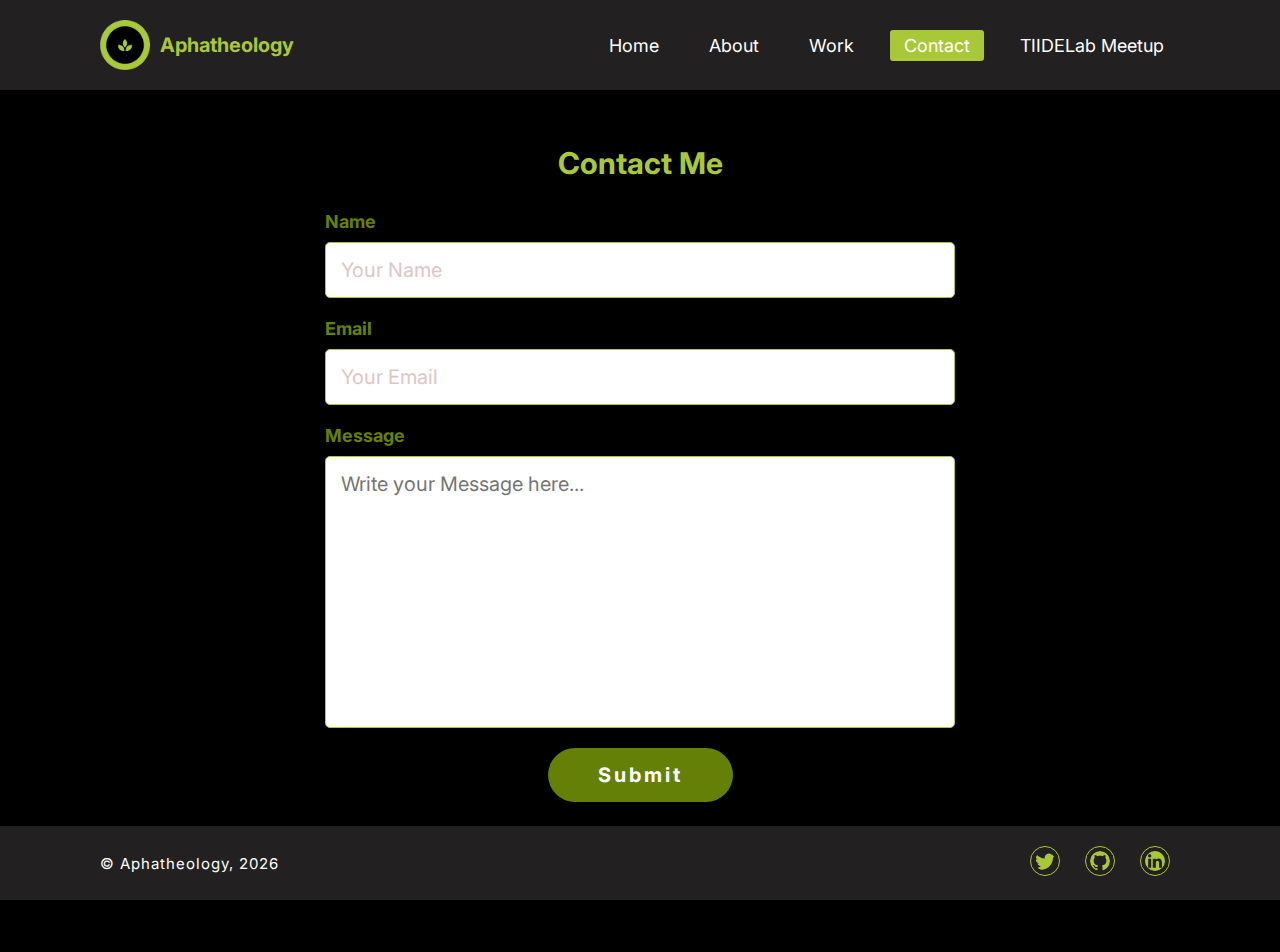
<file: contact.html>
<!DOCTYPE html>
<html lang="en">
<head>
    <meta charset="UTF-8">
    <meta http-equiv="X-UA-Compatible" content="IE=edge">
    <meta name="viewport" content="width=device-width, initial-scale=1.0">
    <link rel="stylesheet" href="general.css">
    <link rel="stylesheet" href="auth.css">
    <link href="style.css" rel="stylesheet" type="text/css" />
    <title>Contact Aphatheology</title>
</head>
<body>
    <header>
	
        <nav class="navbar">
            <div class="logo">
                <img src="./projectlogo.png" alt="Aphatheology's Logo" />
                Aphatheology
            </div>

            <ul class="nav-links">

                <input type="checkbox" id="checkbox_toggle" />
                <label for="checkbox_toggle" class="hamburger">&#9776;</label>
            
                <div class="menu">
                    <li><a href="./index.html">Home</a></li>
                    <li><a href="./about.html">About</a></li>
                    <li><a href="./work.html">Work</a></li>
                    <li class="active"><a href="#">Contact</a></li>
                    <li><a href="./meetupgrid.html">TIIDELab Meetup</a></li>
                </div>
            </ul>
        </nav>

	</header>


    <main>
        <h2>contact me</h2>
        <form name="contact" method="POST" data-netlify="true">
            <label for="name">Name</label> 
            <input id="name" name="name" type="text" placeholder="Your Name" required>

            <label for="email">Email</label> 
            <input id="email" name="email" type="email" placeholder="Your Email" required>

            <label for="message">Message</label> 
            <textarea name="message" id="message" cols="30" rows="10" placeholder="Write your Message here..." required></textarea>

            <input type="submit" value="Submit">
        </form>
    </main>

    <footer>

        <div>
            &copy Aphatheology, 
            <span id="copyright">
                <script>document.getElementById('copyright').appendChild(document.createTextNode(new Date().getFullYear()))</script>
            </span>
        </div>

        <div>
            <section class="hero-media-wrapper">
                <a href="https://twitter.com/mustbeta" target="_blank">
                    <svg xmlns="http://www.w3.org/2000/svg" width="16" height="16" fill="currentColor" class="bi bi-twitter" viewBox="0 0 16 16">
                    <path d="M5.026 15c6.038 0 9.341-5.003 9.341-9.334 0-.14 0-.282-.006-.422A6.685 6.685 0 0 0 16 3.542a6.658 6.658 0 0 1-1.889.518 3.301 3.301 0 0 0 1.447-1.817 6.533 6.533 0 0 1-2.087.793A3.286 3.286 0 0 0 7.875 6.03a9.325 9.325 0 0 1-6.767-3.429 3.289 3.289 0 0 0 1.018 4.382A3.323 3.323 0 0 1 .64 6.575v.045a3.288 3.288 0 0 0 2.632 3.218 3.203 3.203 0 0 1-.865.115 3.23 3.23 0 0 1-.614-.057 3.283 3.283 0 0 0 3.067 2.277A6.588 6.588 0 0 1 .78 13.58a6.32 6.32 0 0 1-.78-.045A9.344 9.344 0 0 0 5.026 15z"/>
                </svg>
                </a>

                <a href="https://github.com/aphatheology" target="_blank">
                    <svg xmlns="http://www.w3.org/2000/svg" width="16" height="16" fill="currentColor" class="bi bi-github" viewBox="0 0 16 16">
                    <path d="M8 0C3.58 0 0 3.58 0 8c0 3.54 2.29 6.53 5.47 7.59.4.07.55-.17.55-.38 0-.19-.01-.82-.01-1.49-2.01.37-2.53-.49-2.69-.94-.09-.23-.48-.94-.82-1.13-.28-.15-.68-.52-.01-.53.63-.01 1.08.58 1.23.82.72 1.21 1.87.87 2.33.66.07-.52.28-.87.51-1.07-1.78-.2-3.64-.89-3.64-3.95 0-.87.31-1.59.82-2.15-.08-.2-.36-1.02.08-2.12 0 0 .67-.21 2.2.82.64-.18 1.32-.27 2-.27.68 0 1.36.09 2 .27 1.53-1.04 2.2-.82 2.2-.82.44 1.1.16 1.92.08 2.12.51.56.82 1.27.82 2.15 0 3.07-1.87 3.75-3.65 3.95.29.25.54.73.54 1.48 0 1.07-.01 1.93-.01 2.2 0 .21.15.46.55.38A8.012 8.012 0 0 0 16 8c0-4.42-3.58-8-8-8z"/>
                </svg>
                </a>
                
                <a href="https://www.linkedin.com/in/abdulkareem-mustapha/" target="_blank">
                    <svg xmlns="http://www.w3.org/2000/svg" width="16" height="16" fill="currentColor" class="bi bi-linkedin" viewBox="0 0 16 16">
                    <path d="M0 1.146C0 .513.526 0 1.175 0h13.65C15.474 0 16 .513 16 1.146v13.708c0 .633-.526 1.146-1.175 1.146H1.175C.526 16 0 15.487 0 14.854V1.146zm4.943 12.248V6.169H2.542v7.225h2.401zm-1.2-8.212c.837 0 1.358-.554 1.358-1.248-.015-.709-.52-1.248-1.342-1.248-.822 0-1.359.54-1.359 1.248 0 .694.521 1.248 1.327 1.248h.016zm4.908 8.212V9.359c0-.216.016-.432.08-.586.173-.431.568-.878 1.232-.878.869 0 1.216.662 1.216 1.634v3.865h2.401V9.25c0-2.22-1.184-3.252-2.764-3.252-1.274 0-1.845.7-2.165 1.193v.025h-.016a5.54 5.54 0 0 1 .016-.025V6.169h-2.4c.03.678 0 7.225 0 7.225h2.4z"/>
                </svg>
                </a>
                
            </section>
        </div>


    </footer>
    
</body>
</html>
</file>
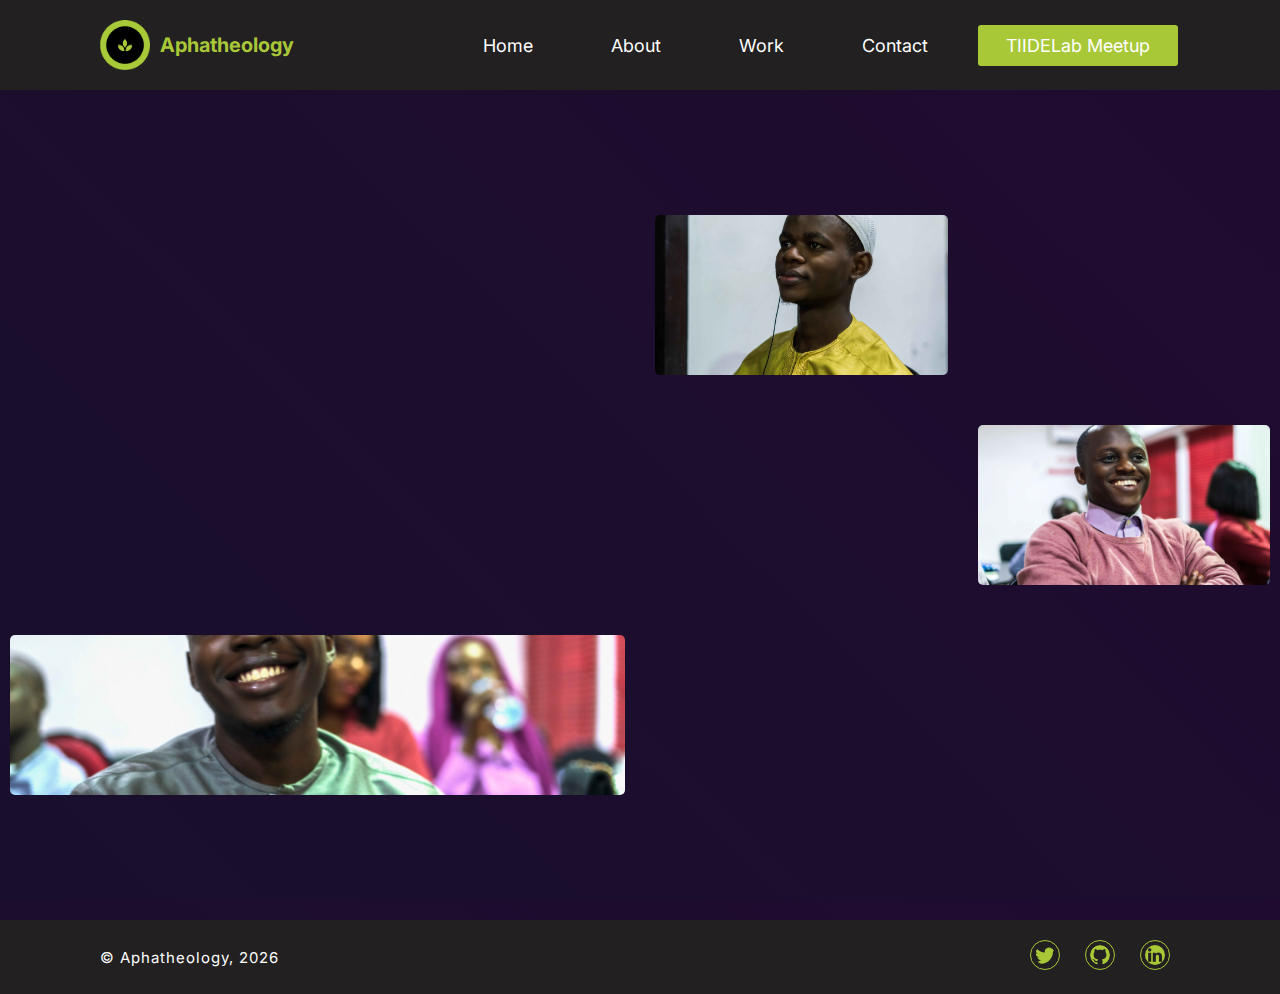
<file: meetup.html>
<!DOCTYPE html>
<html lang="en">
<head>
    <meta charset="UTF-8">
    <meta http-equiv="X-UA-Compatible" content="IE=edge">
    <meta name="viewport" content="width=device-width, initial-scale=1.0">
    <link rel="stylesheet" href="meetup.css">
    <title>TIIDELab Meetup</title>
</head>
<body>
    <header style="position: relative;">
	
        <nav class="navbar">
            <div class="logo">
                <img src="./projectlogo.png" alt="Aphatheology's Logo" />
                Aphatheology
            </div>

            <ul class="nav-links">

                <input type="checkbox" id="checkbox_toggle" />
                <label for="checkbox_toggle" class="hamburger">&#9776;</label>
            
                <div class="menu">
                    <li><a href="./index.html">Home</a></li>
                    <li><a href="./about.html">About</a></li>
                    <li><a href="./work.html">Work</a></li>
                    <li><a href="./contact.html">Contact</a></li>
                    <li class="active"><a href="./meetup.html">TIIDELab Meetup</a></li>
                </div>
            </ul>
        </nav>
	</header>

    <div class="grid-wrapper">
        <div>
            <img src="meetupimages/A7309851.jpg" alt="" />
        </div>
        <div>
            <img src="meetupimages/A7309857.jpg" alt="" />
        </div>
        <div class="tall">
            <img src="meetupimages/A7309858.jpg" alt="">
        </div>
        <div class="wide">
            <img src="meetupimages/A7309981.jpg" alt="" />
        </div>
        <div>
            <img src="meetupimages/A7300037.jpg" alt="" />
        </div>
        <div class="tall">
            <img src="meetupimages/A7309834.jpg" alt="" />
        </div>
        <div class="big">
            <img src="meetupimages/A7309849.jpg" alt="" />
        </div>
        <div>
            <img src="meetupimages/A7309850.jpg" alt="" />
        </div>
        
    </div>

    <footer style="position: relative;">

        <div>
            &copy Aphatheology, 
            <span id="copyright">
                <script>document.getElementById('copyright').appendChild(document.createTextNode(new Date().getFullYear()))</script>
            </span>
        </div>

        <div>
            <section class="hero-media-wrapper">
                <a href="https://twitter.com/mustbeta" target="_blank">
                    <svg xmlns="http://www.w3.org/2000/svg" width="16" height="16" fill="currentColor" class="bi bi-twitter" viewBox="0 0 16 16">
                    <path d="M5.026 15c6.038 0 9.341-5.003 9.341-9.334 0-.14 0-.282-.006-.422A6.685 6.685 0 0 0 16 3.542a6.658 6.658 0 0 1-1.889.518 3.301 3.301 0 0 0 1.447-1.817 6.533 6.533 0 0 1-2.087.793A3.286 3.286 0 0 0 7.875 6.03a9.325 9.325 0 0 1-6.767-3.429 3.289 3.289 0 0 0 1.018 4.382A3.323 3.323 0 0 1 .64 6.575v.045a3.288 3.288 0 0 0 2.632 3.218 3.203 3.203 0 0 1-.865.115 3.23 3.23 0 0 1-.614-.057 3.283 3.283 0 0 0 3.067 2.277A6.588 6.588 0 0 1 .78 13.58a6.32 6.32 0 0 1-.78-.045A9.344 9.344 0 0 0 5.026 15z"/>
                </svg>
                </a>

                <a href="https://github.com/aphatheology" target="_blank">
                    <svg xmlns="http://www.w3.org/2000/svg" width="16" height="16" fill="currentColor" class="bi bi-github" viewBox="0 0 16 16">
                    <path d="M8 0C3.58 0 0 3.58 0 8c0 3.54 2.29 6.53 5.47 7.59.4.07.55-.17.55-.38 0-.19-.01-.82-.01-1.49-2.01.37-2.53-.49-2.69-.94-.09-.23-.48-.94-.82-1.13-.28-.15-.68-.52-.01-.53.63-.01 1.08.58 1.23.82.72 1.21 1.87.87 2.33.66.07-.52.28-.87.51-1.07-1.78-.2-3.64-.89-3.64-3.95 0-.87.31-1.59.82-2.15-.08-.2-.36-1.02.08-2.12 0 0 .67-.21 2.2.82.64-.18 1.32-.27 2-.27.68 0 1.36.09 2 .27 1.53-1.04 2.2-.82 2.2-.82.44 1.1.16 1.92.08 2.12.51.56.82 1.27.82 2.15 0 3.07-1.87 3.75-3.65 3.95.29.25.54.73.54 1.48 0 1.07-.01 1.93-.01 2.2 0 .21.15.46.55.38A8.012 8.012 0 0 0 16 8c0-4.42-3.58-8-8-8z"/>
                </svg>
                </a>
                
                <a href="https://www.linkedin.com/in/abdulkareem-mustapha/" target="_blank">
                    <svg xmlns="http://www.w3.org/2000/svg" width="16" height="16" fill="currentColor" class="bi bi-linkedin" viewBox="0 0 16 16">
                    <path d="M0 1.146C0 .513.526 0 1.175 0h13.65C15.474 0 16 .513 16 1.146v13.708c0 .633-.526 1.146-1.175 1.146H1.175C.526 16 0 15.487 0 14.854V1.146zm4.943 12.248V6.169H2.542v7.225h2.401zm-1.2-8.212c.837 0 1.358-.554 1.358-1.248-.015-.709-.52-1.248-1.342-1.248-.822 0-1.359.54-1.359 1.248 0 .694.521 1.248 1.327 1.248h.016zm4.908 8.212V9.359c0-.216.016-.432.08-.586.173-.431.568-.878 1.232-.878.869 0 1.216.662 1.216 1.634v3.865h2.401V9.25c0-2.22-1.184-3.252-2.764-3.252-1.274 0-1.845.7-2.165 1.193v.025h-.016a5.54 5.54 0 0 1 .016-.025V6.169h-2.4c.03.678 0 7.225 0 7.225h2.4z"/>
                </svg>
                </a>
                
            </section>
        </div>


    </footer>
</body>
</html>
</file>
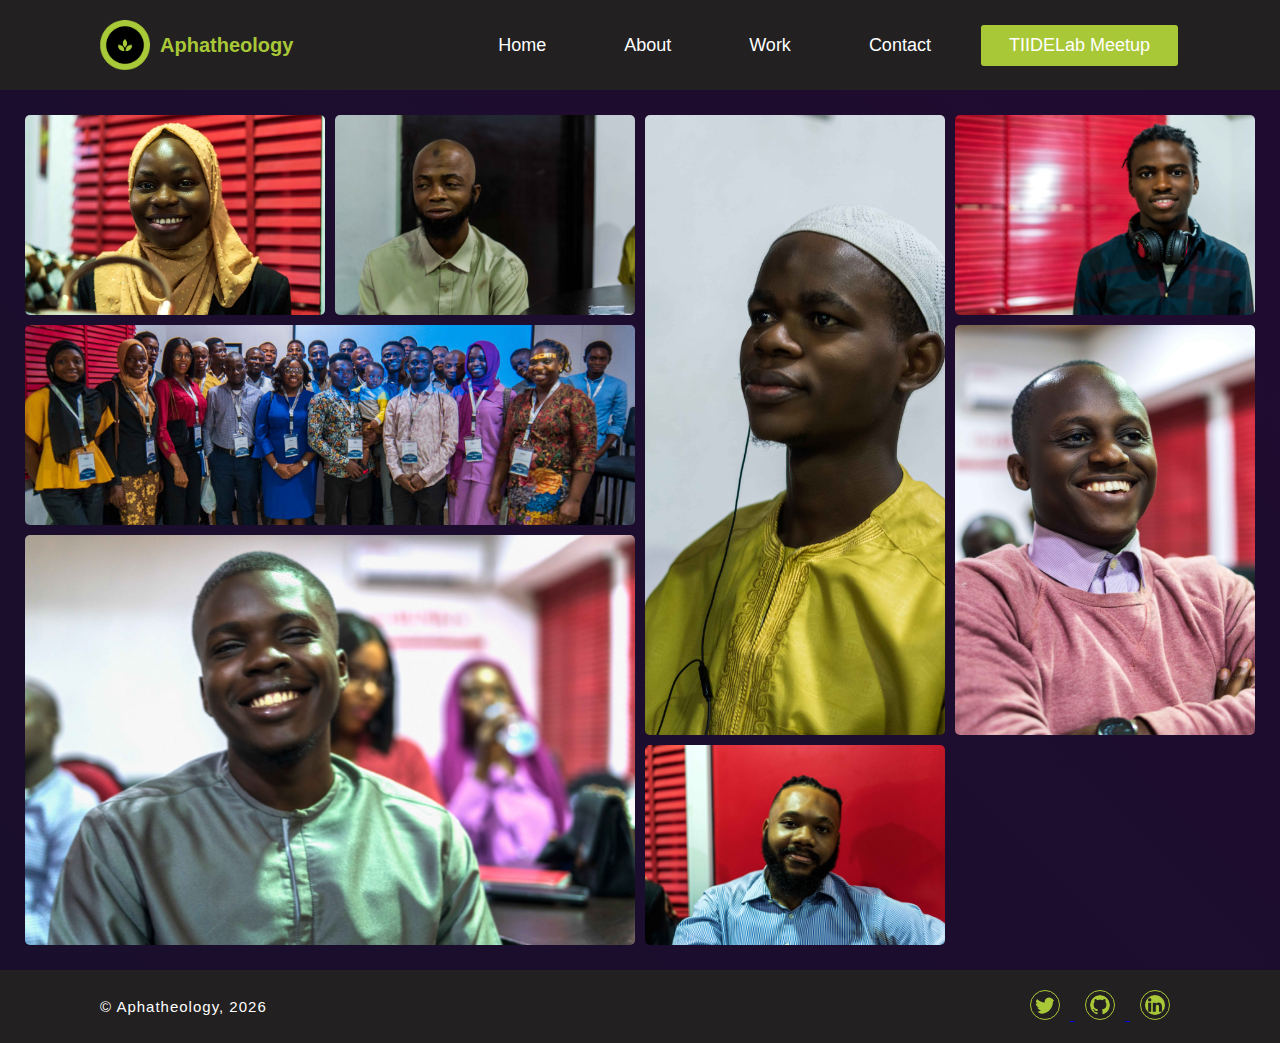
<file: meetupgrid.html>
<!DOCTYPE html>
<html lang="en">
<head>
    <meta charset="UTF-8">
    <meta http-equiv="X-UA-Compatible" content="IE=edge">
    <meta name="viewport" content="width=device-width, initial-scale=1.0">
    <link rel="stylesheet" href="meetupgrid.css">
    <title>TIIDELab Meetup</title>
</head>
<body>
    <header style="position: relative;">
	
        <nav class="navbar">
            <div class="logo">
                <img src="./projectlogo.png" alt="Aphatheology's Logo" />
                Aphatheology
            </div>

            <ul class="nav-links">

                <input type="checkbox" id="checkbox_toggle" />
                <label for="checkbox_toggle" class="hamburger">&#9776;</label>
            
                <div class="menu">
                    <li><a href="./index.html">Home</a></li>
                    <li><a href="./about.html">About</a></li>
                    <li><a href="./work.html">Work</a></li>
                    <li><a href="./contact.html">Contact</a></li>
                    <li class="active"><a href="./meetup.html">TIIDELab Meetup</a></li>
                </div>
            </ul>
        </nav>
	</header>
    <div class="grid-wrapper">
        
        <div>
            <img src="meetupimages/A7309851.jpg" alt="" />
        </div>
        <div>
            <img src="meetupimages/A7309857.jpg" alt="" />
        </div>
        <div class="taller">
            <img src="meetupimages/A7309858.jpg" alt="">
        </div>
        <div class="wide">
            <img src="meetupimages/A7309981.jpg" alt="" />
        </div>
        <div>
            <img src="meetupimages/A7300037.jpg" alt="" />
        </div>
        <div class="tall">
            <img src="meetupimages/A7309834.jpg" alt="" />
        </div>
        <div class="big">
            <img src="meetupimages/A7309849.jpg" alt="" />
        </div>
        <div>
            <img src="meetupimages/A7309850.jpg" alt="" />
        </div>
        
        
        
    </div>

    <footer style="position: relative;">

        <div>
            &copy Aphatheology, 
            <span id="copyright">
                <script>document.getElementById('copyright').appendChild(document.createTextNode(new Date().getFullYear()))</script>
            </span>
        </div>

        <div>
            <section class="hero-media-wrapper">
                <a href="https://twitter.com/mustbeta" target="_blank">
                    <svg xmlns="http://www.w3.org/2000/svg" width="16" height="16" fill="currentColor" class="bi bi-twitter" viewBox="0 0 16 16">
                    <path d="M5.026 15c6.038 0 9.341-5.003 9.341-9.334 0-.14 0-.282-.006-.422A6.685 6.685 0 0 0 16 3.542a6.658 6.658 0 0 1-1.889.518 3.301 3.301 0 0 0 1.447-1.817 6.533 6.533 0 0 1-2.087.793A3.286 3.286 0 0 0 7.875 6.03a9.325 9.325 0 0 1-6.767-3.429 3.289 3.289 0 0 0 1.018 4.382A3.323 3.323 0 0 1 .64 6.575v.045a3.288 3.288 0 0 0 2.632 3.218 3.203 3.203 0 0 1-.865.115 3.23 3.23 0 0 1-.614-.057 3.283 3.283 0 0 0 3.067 2.277A6.588 6.588 0 0 1 .78 13.58a6.32 6.32 0 0 1-.78-.045A9.344 9.344 0 0 0 5.026 15z"/>
                </svg>
                </a>

                <a href="https://github.com/aphatheology" target="_blank">
                    <svg xmlns="http://www.w3.org/2000/svg" width="16" height="16" fill="currentColor" class="bi bi-github" viewBox="0 0 16 16">
                    <path d="M8 0C3.58 0 0 3.58 0 8c0 3.54 2.29 6.53 5.47 7.59.4.07.55-.17.55-.38 0-.19-.01-.82-.01-1.49-2.01.37-2.53-.49-2.69-.94-.09-.23-.48-.94-.82-1.13-.28-.15-.68-.52-.01-.53.63-.01 1.08.58 1.23.82.72 1.21 1.87.87 2.33.66.07-.52.28-.87.51-1.07-1.78-.2-3.64-.89-3.64-3.95 0-.87.31-1.59.82-2.15-.08-.2-.36-1.02.08-2.12 0 0 .67-.21 2.2.82.64-.18 1.32-.27 2-.27.68 0 1.36.09 2 .27 1.53-1.04 2.2-.82 2.2-.82.44 1.1.16 1.92.08 2.12.51.56.82 1.27.82 2.15 0 3.07-1.87 3.75-3.65 3.95.29.25.54.73.54 1.48 0 1.07-.01 1.93-.01 2.2 0 .21.15.46.55.38A8.012 8.012 0 0 0 16 8c0-4.42-3.58-8-8-8z"/>
                </svg>
                </a>
                
                <a href="https://www.linkedin.com/in/abdulkareem-mustapha/" target="_blank">
                    <svg xmlns="http://www.w3.org/2000/svg" width="16" height="16" fill="currentColor" class="bi bi-linkedin" viewBox="0 0 16 16">
                    <path d="M0 1.146C0 .513.526 0 1.175 0h13.65C15.474 0 16 .513 16 1.146v13.708c0 .633-.526 1.146-1.175 1.146H1.175C.526 16 0 15.487 0 14.854V1.146zm4.943 12.248V6.169H2.542v7.225h2.401zm-1.2-8.212c.837 0 1.358-.554 1.358-1.248-.015-.709-.52-1.248-1.342-1.248-.822 0-1.359.54-1.359 1.248 0 .694.521 1.248 1.327 1.248h.016zm4.908 8.212V9.359c0-.216.016-.432.08-.586.173-.431.568-.878 1.232-.878.869 0 1.216.662 1.216 1.634v3.865h2.401V9.25c0-2.22-1.184-3.252-2.764-3.252-1.274 0-1.845.7-2.165 1.193v.025h-.016a5.54 5.54 0 0 1 .016-.025V6.169h-2.4c.03.678 0 7.225 0 7.225h2.4z"/>
                </svg>
                </a>
                
            </section>
        </div>


    </footer>
</body>
</html>
</file>
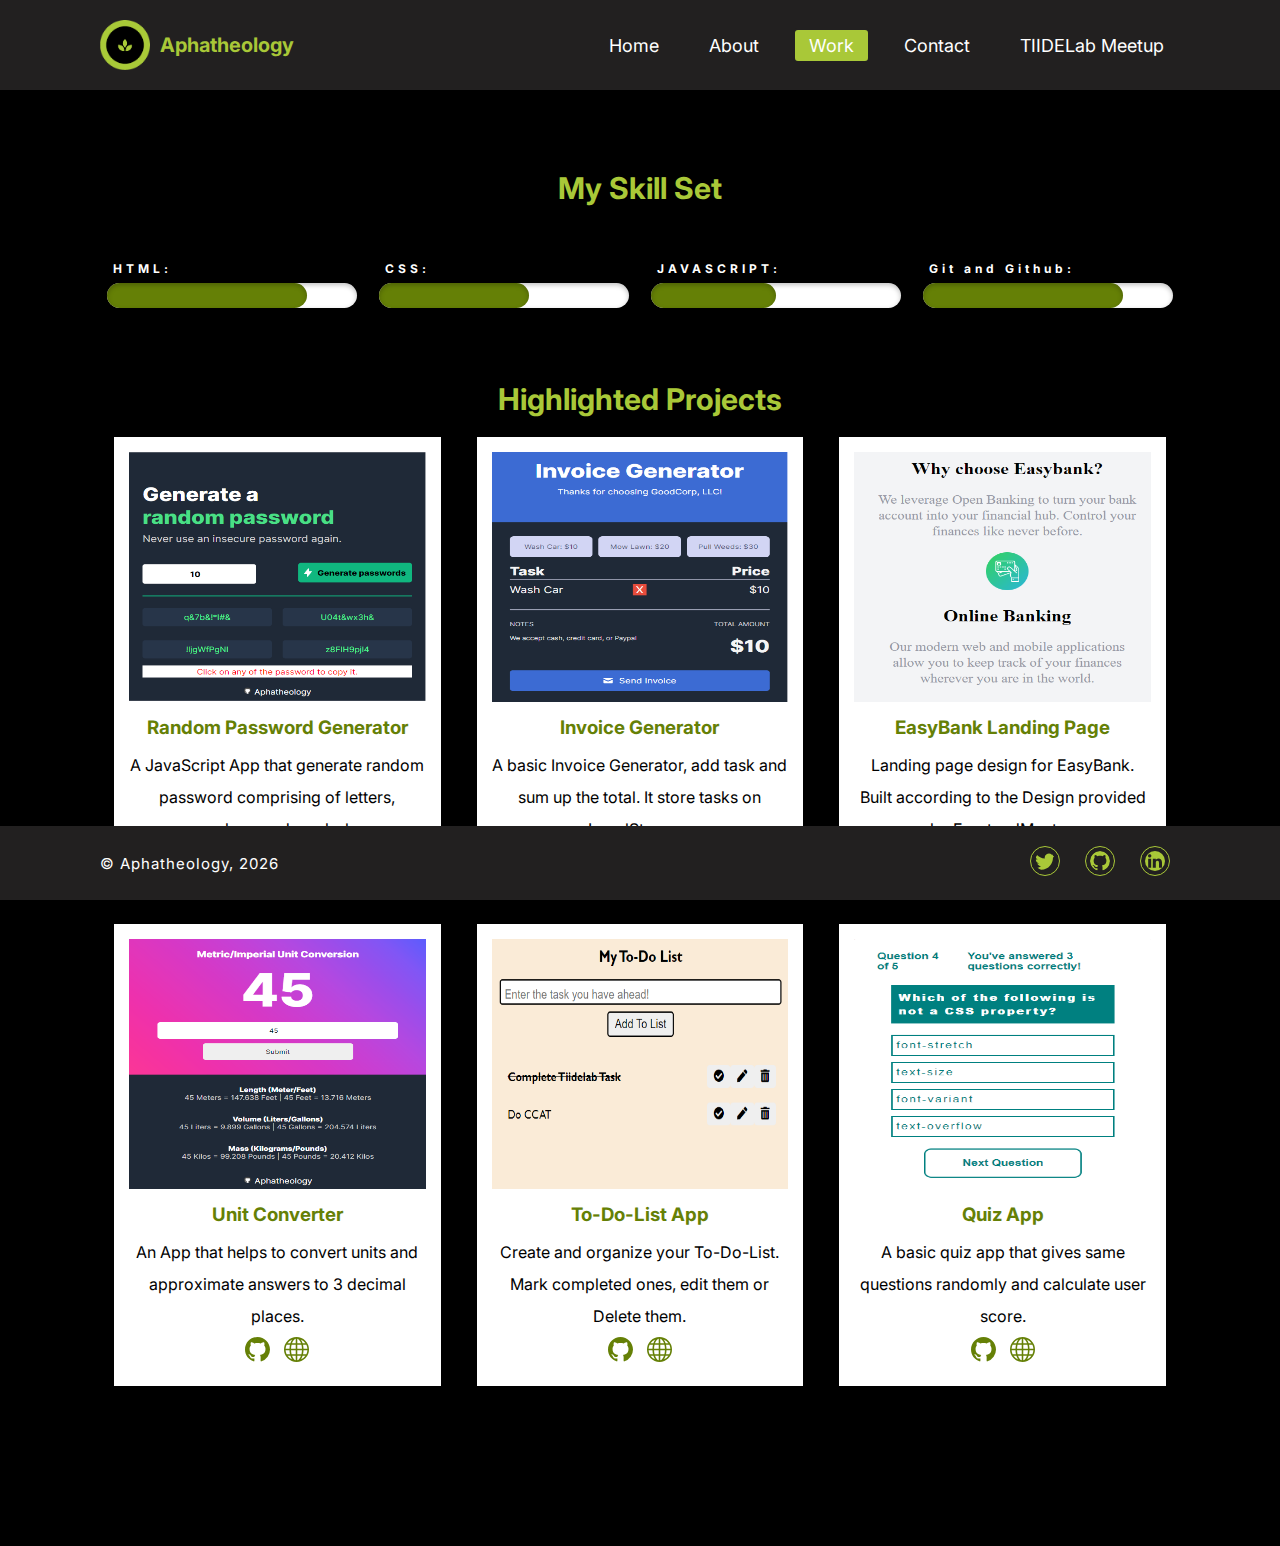
<file: work.html>
<!DOCTYPE html>
<html lang="en">
<head>
    <meta charset="UTF-8">
    <meta http-equiv="X-UA-Compatible" content="IE=edge">
    <meta name="viewport" content="width=device-width, initial-scale=1.0">
    <link rel="stylesheet" href="general.css">
    <link href="style.css" rel="stylesheet" type="text/css" />
    <title>Aphatheology | Work</title>
</head>
<body>

    <header>
	
        <nav class="navbar">
            <div class="logo">
                <img src="./projectlogo.png" alt="Aphatheology's Logo" />
                Aphatheology
            </div>

            <ul class="nav-links">

                <input type="checkbox" id="checkbox_toggle" />
                <label for="checkbox_toggle" class="hamburger">&#9776;</label>
            
                <div class="menu">
                    <li><a href="./index.html">Home</a></li>
                    <li><a href="./about.html">About</a></li>
                    <li class="active"><a href="#">Work</a></li>
                    <li><a href="./contact.html">Contact</a></li>
                    <li><a href="./meetupgrid.html">TIIDELab Meetup</a></li>
                </div>
            </ul>
        </nav>
	</header>

    <main>
        <section class="stack section">
            <h2>my skill set</h2>
            <section class="stack-wrapper">
                <div class="each-stack">
                    <label for="html">HTML:</label> <br>
                    <progress class="stack-progress" id="html" value="80" max="100"></progress>
                </div>

                <div class="each-stack">
                    <label for="css">CSS:</label> <br>
                    <progress class="stack-progress" id="css" value="60" max="100"></progress>
                </div>

                <div class="each-stack">
                    <label for="javascript">JAVASCRIPT:</label> <br>
                    <progress class="stack-progress" id="javascript" value="50" max="100"></progress>
                </div>

                <div class="each-stack">
                    <label for="git">Git and Github:</label> <br>
                    <progress class="stack-progress" id="git" value="80" max="100"></progress>
                </div>
            </section>
        </section>


        <section id="project" class="section project">
            <h2>highlighted projects</h2>

            <section class="project-wrapper">
                <div class="project-card">
                    <img src="Images/passwordgen.PNG" alt="">
                    <h3>Random Password Generator</h3>
                    <p>
                        A JavaScript App that generate random password comprising of letters, numbers and symbols.
                    </p>

                    <a href="https://github.com/Aphatheology/Random_Password_Generator" target="_blank">
                        <svg xmlns="http://www.w3.org/2000/svg" width="16" height="16" fill="currentColor" class="bi bi-github" viewBox="0 0 16 16">
                            <path d="M8 0C3.58 0 0 3.58 0 8c0 3.54 2.29 6.53 5.47 7.59.4.07.55-.17.55-.38 0-.19-.01-.82-.01-1.49-2.01.37-2.53-.49-2.69-.94-.09-.23-.48-.94-.82-1.13-.28-.15-.68-.52-.01-.53.63-.01 1.08.58 1.23.82.72 1.21 1.87.87 2.33.66.07-.52.28-.87.51-1.07-1.78-.2-3.64-.89-3.64-3.95 0-.87.31-1.59.82-2.15-.08-.2-.36-1.02.08-2.12 0 0 .67-.21 2.2.82.64-.18 1.32-.27 2-.27.68 0 1.36.09 2 .27 1.53-1.04 2.2-.82 2.2-.82.44 1.1.16 1.92.08 2.12.51.56.82 1.27.82 2.15 0 3.07-1.87 3.75-3.65 3.95.29.25.54.73.54 1.48 0 1.07-.01 1.93-.01 2.2 0 .21.15.46.55.38A8.012 8.012 0 0 0 16 8c0-4.42-3.58-8-8-8z"/>
                          </svg>
                    </a>

                    <a href="https://aphatheology.github.io/Random_Password_Generator/" target="_blank">
                        <svg xmlns="http://www.w3.org/2000/svg" width="16" height="16" fill="currentColor" class="bi bi-globe" viewBox="0 0 16 16">
                            <path d="M0 8a8 8 0 1 1 16 0A8 8 0 0 1 0 8zm7.5-6.923c-.67.204-1.335.82-1.887 1.855A7.97 7.97 0 0 0 5.145 4H7.5V1.077zM4.09 4a9.267 9.267 0 0 1 .64-1.539 6.7 6.7 0 0 1 .597-.933A7.025 7.025 0 0 0 2.255 4H4.09zm-.582 3.5c.03-.877.138-1.718.312-2.5H1.674a6.958 6.958 0 0 0-.656 2.5h2.49zM4.847 5a12.5 12.5 0 0 0-.338 2.5H7.5V5H4.847zM8.5 5v2.5h2.99a12.495 12.495 0 0 0-.337-2.5H8.5zM4.51 8.5a12.5 12.5 0 0 0 .337 2.5H7.5V8.5H4.51zm3.99 0V11h2.653c.187-.765.306-1.608.338-2.5H8.5zM5.145 12c.138.386.295.744.468 1.068.552 1.035 1.218 1.65 1.887 1.855V12H5.145zm.182 2.472a6.696 6.696 0 0 1-.597-.933A9.268 9.268 0 0 1 4.09 12H2.255a7.024 7.024 0 0 0 3.072 2.472zM3.82 11a13.652 13.652 0 0 1-.312-2.5h-2.49c.062.89.291 1.733.656 2.5H3.82zm6.853 3.472A7.024 7.024 0 0 0 13.745 12H11.91a9.27 9.27 0 0 1-.64 1.539 6.688 6.688 0 0 1-.597.933zM8.5 12v2.923c.67-.204 1.335-.82 1.887-1.855.173-.324.33-.682.468-1.068H8.5zm3.68-1h2.146c.365-.767.594-1.61.656-2.5h-2.49a13.65 13.65 0 0 1-.312 2.5zm2.802-3.5a6.959 6.959 0 0 0-.656-2.5H12.18c.174.782.282 1.623.312 2.5h2.49zM11.27 2.461c.247.464.462.98.64 1.539h1.835a7.024 7.024 0 0 0-3.072-2.472c.218.284.418.598.597.933zM10.855 4a7.966 7.966 0 0 0-.468-1.068C9.835 1.897 9.17 1.282 8.5 1.077V4h2.355z"/>
                          </svg>
                    </a>
                </div>

                <div class="project-card">
                    <img src="Images/invoicegen.PNG" alt="Invoice Generator App">
                    <h3>Invoice Generator</h3>
                    <p>
                        A basic Invoice Generator, add task and sum up the total. It store tasks on LocalStorage.
                    </p>

                    <a href="https://github.com/Aphatheology/Invoice_Generator" target="_blank">
                        <svg xmlns="http://www.w3.org/2000/svg" width="16" height="16" fill="currentColor" class="bi bi-github" viewBox="0 0 16 16">
                            <path d="M8 0C3.58 0 0 3.58 0 8c0 3.54 2.29 6.53 5.47 7.59.4.07.55-.17.55-.38 0-.19-.01-.82-.01-1.49-2.01.37-2.53-.49-2.69-.94-.09-.23-.48-.94-.82-1.13-.28-.15-.68-.52-.01-.53.63-.01 1.08.58 1.23.82.72 1.21 1.87.87 2.33.66.07-.52.28-.87.51-1.07-1.78-.2-3.64-.89-3.64-3.95 0-.87.31-1.59.82-2.15-.08-.2-.36-1.02.08-2.12 0 0 .67-.21 2.2.82.64-.18 1.32-.27 2-.27.68 0 1.36.09 2 .27 1.53-1.04 2.2-.82 2.2-.82.44 1.1.16 1.92.08 2.12.51.56.82 1.27.82 2.15 0 3.07-1.87 3.75-3.65 3.95.29.25.54.73.54 1.48 0 1.07-.01 1.93-.01 2.2 0 .21.15.46.55.38A8.012 8.012 0 0 0 16 8c0-4.42-3.58-8-8-8z"/>
                          </svg>
                    </a>

                    <a href="https://aphatheology.github.io/Invoice_Generator/" target="_blank">
                        <svg xmlns="http://www.w3.org/2000/svg" width="16" height="16" fill="currentColor" class="bi bi-globe" viewBox="0 0 16 16">
                            <path d="M0 8a8 8 0 1 1 16 0A8 8 0 0 1 0 8zm7.5-6.923c-.67.204-1.335.82-1.887 1.855A7.97 7.97 0 0 0 5.145 4H7.5V1.077zM4.09 4a9.267 9.267 0 0 1 .64-1.539 6.7 6.7 0 0 1 .597-.933A7.025 7.025 0 0 0 2.255 4H4.09zm-.582 3.5c.03-.877.138-1.718.312-2.5H1.674a6.958 6.958 0 0 0-.656 2.5h2.49zM4.847 5a12.5 12.5 0 0 0-.338 2.5H7.5V5H4.847zM8.5 5v2.5h2.99a12.495 12.495 0 0 0-.337-2.5H8.5zM4.51 8.5a12.5 12.5 0 0 0 .337 2.5H7.5V8.5H4.51zm3.99 0V11h2.653c.187-.765.306-1.608.338-2.5H8.5zM5.145 12c.138.386.295.744.468 1.068.552 1.035 1.218 1.65 1.887 1.855V12H5.145zm.182 2.472a6.696 6.696 0 0 1-.597-.933A9.268 9.268 0 0 1 4.09 12H2.255a7.024 7.024 0 0 0 3.072 2.472zM3.82 11a13.652 13.652 0 0 1-.312-2.5h-2.49c.062.89.291 1.733.656 2.5H3.82zm6.853 3.472A7.024 7.024 0 0 0 13.745 12H11.91a9.27 9.27 0 0 1-.64 1.539 6.688 6.688 0 0 1-.597.933zM8.5 12v2.923c.67-.204 1.335-.82 1.887-1.855.173-.324.33-.682.468-1.068H8.5zm3.68-1h2.146c.365-.767.594-1.61.656-2.5h-2.49a13.65 13.65 0 0 1-.312 2.5zm2.802-3.5a6.959 6.959 0 0 0-.656-2.5H12.18c.174.782.282 1.623.312 2.5h2.49zM11.27 2.461c.247.464.462.98.64 1.539h1.835a7.024 7.024 0 0 0-3.072-2.472c.218.284.418.598.597.933zM10.855 4a7.966 7.966 0 0 0-.468-1.068C9.835 1.897 9.17 1.282 8.5 1.077V4h2.355z"/>
                          </svg>
                    </a>
                </div>

                <div class="project-card">
                    <img src="Images/easybank.PNG" alt="EasyBank Landing Page">
                    <h3>EasyBank Landing Page</h3>
                    <p>
                        Landing page design for EasyBank. Built according to the Design provided by FrontendMentor.
                    </p>

                    <a href="https://github.com/Aphatheology/EasyBank-Landing-Page" target="_blank">
                        <svg xmlns="http://www.w3.org/2000/svg" width="16" height="16" fill="currentColor" class="bi bi-github" viewBox="0 0 16 16">
                            <path d="M8 0C3.58 0 0 3.58 0 8c0 3.54 2.29 6.53 5.47 7.59.4.07.55-.17.55-.38 0-.19-.01-.82-.01-1.49-2.01.37-2.53-.49-2.69-.94-.09-.23-.48-.94-.82-1.13-.28-.15-.68-.52-.01-.53.63-.01 1.08.58 1.23.82.72 1.21 1.87.87 2.33.66.07-.52.28-.87.51-1.07-1.78-.2-3.64-.89-3.64-3.95 0-.87.31-1.59.82-2.15-.08-.2-.36-1.02.08-2.12 0 0 .67-.21 2.2.82.64-.18 1.32-.27 2-.27.68 0 1.36.09 2 .27 1.53-1.04 2.2-.82 2.2-.82.44 1.1.16 1.92.08 2.12.51.56.82 1.27.82 2.15 0 3.07-1.87 3.75-3.65 3.95.29.25.54.73.54 1.48 0 1.07-.01 1.93-.01 2.2 0 .21.15.46.55.38A8.012 8.012 0 0 0 16 8c0-4.42-3.58-8-8-8z"/>
                          </svg>
                    </a>

                    <a href="https://aphatheology.github.io/EasyBank-Landing-Page/" target="_blank">
                        <svg xmlns="http://www.w3.org/2000/svg" width="16" height="16" fill="currentColor" class="bi bi-globe" viewBox="0 0 16 16">
                            <path d="M0 8a8 8 0 1 1 16 0A8 8 0 0 1 0 8zm7.5-6.923c-.67.204-1.335.82-1.887 1.855A7.97 7.97 0 0 0 5.145 4H7.5V1.077zM4.09 4a9.267 9.267 0 0 1 .64-1.539 6.7 6.7 0 0 1 .597-.933A7.025 7.025 0 0 0 2.255 4H4.09zm-.582 3.5c.03-.877.138-1.718.312-2.5H1.674a6.958 6.958 0 0 0-.656 2.5h2.49zM4.847 5a12.5 12.5 0 0 0-.338 2.5H7.5V5H4.847zM8.5 5v2.5h2.99a12.495 12.495 0 0 0-.337-2.5H8.5zM4.51 8.5a12.5 12.5 0 0 0 .337 2.5H7.5V8.5H4.51zm3.99 0V11h2.653c.187-.765.306-1.608.338-2.5H8.5zM5.145 12c.138.386.295.744.468 1.068.552 1.035 1.218 1.65 1.887 1.855V12H5.145zm.182 2.472a6.696 6.696 0 0 1-.597-.933A9.268 9.268 0 0 1 4.09 12H2.255a7.024 7.024 0 0 0 3.072 2.472zM3.82 11a13.652 13.652 0 0 1-.312-2.5h-2.49c.062.89.291 1.733.656 2.5H3.82zm6.853 3.472A7.024 7.024 0 0 0 13.745 12H11.91a9.27 9.27 0 0 1-.64 1.539 6.688 6.688 0 0 1-.597.933zM8.5 12v2.923c.67-.204 1.335-.82 1.887-1.855.173-.324.33-.682.468-1.068H8.5zm3.68-1h2.146c.365-.767.594-1.61.656-2.5h-2.49a13.65 13.65 0 0 1-.312 2.5zm2.802-3.5a6.959 6.959 0 0 0-.656-2.5H12.18c.174.782.282 1.623.312 2.5h2.49zM11.27 2.461c.247.464.462.98.64 1.539h1.835a7.024 7.024 0 0 0-3.072-2.472c.218.284.418.598.597.933zM10.855 4a7.966 7.966 0 0 0-.468-1.068C9.835 1.897 9.17 1.282 8.5 1.077V4h2.355z"/>
                          </svg>
                    </a>
                </div>

                <div class="project-card">
                    <img src="Images/unitconv.PNG" alt="Unit Converter App">
                    <h3>Unit Converter</h3>
                    <p>
                        An App that helps to convert units and approximate answers to 3 decimal places.
                    </p>

                    <a href="https://github.com/Aphatheology/UnitConverter" target="_blank">
                        <svg xmlns="http://www.w3.org/2000/svg" width="16" height="16" fill="currentColor" class="bi bi-github" viewBox="0 0 16 16">
                            <path d="M8 0C3.58 0 0 3.58 0 8c0 3.54 2.29 6.53 5.47 7.59.4.07.55-.17.55-.38 0-.19-.01-.82-.01-1.49-2.01.37-2.53-.49-2.69-.94-.09-.23-.48-.94-.82-1.13-.28-.15-.68-.52-.01-.53.63-.01 1.08.58 1.23.82.72 1.21 1.87.87 2.33.66.07-.52.28-.87.51-1.07-1.78-.2-3.64-.89-3.64-3.95 0-.87.31-1.59.82-2.15-.08-.2-.36-1.02.08-2.12 0 0 .67-.21 2.2.82.64-.18 1.32-.27 2-.27.68 0 1.36.09 2 .27 1.53-1.04 2.2-.82 2.2-.82.44 1.1.16 1.92.08 2.12.51.56.82 1.27.82 2.15 0 3.07-1.87 3.75-3.65 3.95.29.25.54.73.54 1.48 0 1.07-.01 1.93-.01 2.2 0 .21.15.46.55.38A8.012 8.012 0 0 0 16 8c0-4.42-3.58-8-8-8z"/>
                          </svg>
                    </a>

                    <a href="https://aphatheology.github.io/UnitConverter/" target="_blank">
                        <svg xmlns="http://www.w3.org/2000/svg" width="16" height="16" fill="currentColor" class="bi bi-globe" viewBox="0 0 16 16">
                            <path d="M0 8a8 8 0 1 1 16 0A8 8 0 0 1 0 8zm7.5-6.923c-.67.204-1.335.82-1.887 1.855A7.97 7.97 0 0 0 5.145 4H7.5V1.077zM4.09 4a9.267 9.267 0 0 1 .64-1.539 6.7 6.7 0 0 1 .597-.933A7.025 7.025 0 0 0 2.255 4H4.09zm-.582 3.5c.03-.877.138-1.718.312-2.5H1.674a6.958 6.958 0 0 0-.656 2.5h2.49zM4.847 5a12.5 12.5 0 0 0-.338 2.5H7.5V5H4.847zM8.5 5v2.5h2.99a12.495 12.495 0 0 0-.337-2.5H8.5zM4.51 8.5a12.5 12.5 0 0 0 .337 2.5H7.5V8.5H4.51zm3.99 0V11h2.653c.187-.765.306-1.608.338-2.5H8.5zM5.145 12c.138.386.295.744.468 1.068.552 1.035 1.218 1.65 1.887 1.855V12H5.145zm.182 2.472a6.696 6.696 0 0 1-.597-.933A9.268 9.268 0 0 1 4.09 12H2.255a7.024 7.024 0 0 0 3.072 2.472zM3.82 11a13.652 13.652 0 0 1-.312-2.5h-2.49c.062.89.291 1.733.656 2.5H3.82zm6.853 3.472A7.024 7.024 0 0 0 13.745 12H11.91a9.27 9.27 0 0 1-.64 1.539 6.688 6.688 0 0 1-.597.933zM8.5 12v2.923c.67-.204 1.335-.82 1.887-1.855.173-.324.33-.682.468-1.068H8.5zm3.68-1h2.146c.365-.767.594-1.61.656-2.5h-2.49a13.65 13.65 0 0 1-.312 2.5zm2.802-3.5a6.959 6.959 0 0 0-.656-2.5H12.18c.174.782.282 1.623.312 2.5h2.49zM11.27 2.461c.247.464.462.98.64 1.539h1.835a7.024 7.024 0 0 0-3.072-2.472c.218.284.418.598.597.933zM10.855 4a7.966 7.966 0 0 0-.468-1.068C9.835 1.897 9.17 1.282 8.5 1.077V4h2.355z"/>
                          </svg>
                    </a>
                </div>

                <div class="project-card">
                    <img src="Images/todoapp.PNG" alt="">
                    <h3>To-Do-List App</h3>
                    <p>
                        Create and organize your To-Do-List. Mark completed ones, edit them or Delete them.
                    </p>

                    <a href="https://github.com/Aphatheology/ToDO-List-App" target="_blank">
                        <svg xmlns="http://www.w3.org/2000/svg" width="16" height="16" fill="currentColor" class="bi bi-github" viewBox="0 0 16 16">
                            <path d="M8 0C3.58 0 0 3.58 0 8c0 3.54 2.29 6.53 5.47 7.59.4.07.55-.17.55-.38 0-.19-.01-.82-.01-1.49-2.01.37-2.53-.49-2.69-.94-.09-.23-.48-.94-.82-1.13-.28-.15-.68-.52-.01-.53.63-.01 1.08.58 1.23.82.72 1.21 1.87.87 2.33.66.07-.52.28-.87.51-1.07-1.78-.2-3.64-.89-3.64-3.95 0-.87.31-1.59.82-2.15-.08-.2-.36-1.02.08-2.12 0 0 .67-.21 2.2.82.64-.18 1.32-.27 2-.27.68 0 1.36.09 2 .27 1.53-1.04 2.2-.82 2.2-.82.44 1.1.16 1.92.08 2.12.51.56.82 1.27.82 2.15 0 3.07-1.87 3.75-3.65 3.95.29.25.54.73.54 1.48 0 1.07-.01 1.93-.01 2.2 0 .21.15.46.55.38A8.012 8.012 0 0 0 16 8c0-4.42-3.58-8-8-8z"/>
                          </svg>
                    </a>

                    <a href="https://aphatheology.github.io/ToDO-List-App/" target="_blank">
                        <svg xmlns="http://www.w3.org/2000/svg" width="16" height="16" fill="currentColor" class="bi bi-globe" viewBox="0 0 16 16">
                            <path d="M0 8a8 8 0 1 1 16 0A8 8 0 0 1 0 8zm7.5-6.923c-.67.204-1.335.82-1.887 1.855A7.97 7.97 0 0 0 5.145 4H7.5V1.077zM4.09 4a9.267 9.267 0 0 1 .64-1.539 6.7 6.7 0 0 1 .597-.933A7.025 7.025 0 0 0 2.255 4H4.09zm-.582 3.5c.03-.877.138-1.718.312-2.5H1.674a6.958 6.958 0 0 0-.656 2.5h2.49zM4.847 5a12.5 12.5 0 0 0-.338 2.5H7.5V5H4.847zM8.5 5v2.5h2.99a12.495 12.495 0 0 0-.337-2.5H8.5zM4.51 8.5a12.5 12.5 0 0 0 .337 2.5H7.5V8.5H4.51zm3.99 0V11h2.653c.187-.765.306-1.608.338-2.5H8.5zM5.145 12c.138.386.295.744.468 1.068.552 1.035 1.218 1.65 1.887 1.855V12H5.145zm.182 2.472a6.696 6.696 0 0 1-.597-.933A9.268 9.268 0 0 1 4.09 12H2.255a7.024 7.024 0 0 0 3.072 2.472zM3.82 11a13.652 13.652 0 0 1-.312-2.5h-2.49c.062.89.291 1.733.656 2.5H3.82zm6.853 3.472A7.024 7.024 0 0 0 13.745 12H11.91a9.27 9.27 0 0 1-.64 1.539 6.688 6.688 0 0 1-.597.933zM8.5 12v2.923c.67-.204 1.335-.82 1.887-1.855.173-.324.33-.682.468-1.068H8.5zm3.68-1h2.146c.365-.767.594-1.61.656-2.5h-2.49a13.65 13.65 0 0 1-.312 2.5zm2.802-3.5a6.959 6.959 0 0 0-.656-2.5H12.18c.174.782.282 1.623.312 2.5h2.49zM11.27 2.461c.247.464.462.98.64 1.539h1.835a7.024 7.024 0 0 0-3.072-2.472c.218.284.418.598.597.933zM10.855 4a7.966 7.966 0 0 0-.468-1.068C9.835 1.897 9.17 1.282 8.5 1.077V4h2.355z"/>
                          </svg>
                    </a>
                </div>

                <div class="project-card">
                    <img src="Images/quiz.PNG" alt="Javacript-Quiz-Game">
                    <h3>Quiz App</h3>
                    <p>
                        A basic quiz app that gives same questions randomly and calculate user score.
                    </p>

                    <a href="https://github.com/Aphatheology/Javacript-Quiz-Game" target="_blank">
                        <svg xmlns="http://www.w3.org/2000/svg" width="16" height="16" fill="currentColor" class="bi bi-github" viewBox="0 0 16 16">
                            <path d="M8 0C3.58 0 0 3.58 0 8c0 3.54 2.29 6.53 5.47 7.59.4.07.55-.17.55-.38 0-.19-.01-.82-.01-1.49-2.01.37-2.53-.49-2.69-.94-.09-.23-.48-.94-.82-1.13-.28-.15-.68-.52-.01-.53.63-.01 1.08.58 1.23.82.72 1.21 1.87.87 2.33.66.07-.52.28-.87.51-1.07-1.78-.2-3.64-.89-3.64-3.95 0-.87.31-1.59.82-2.15-.08-.2-.36-1.02.08-2.12 0 0 .67-.21 2.2.82.64-.18 1.32-.27 2-.27.68 0 1.36.09 2 .27 1.53-1.04 2.2-.82 2.2-.82.44 1.1.16 1.92.08 2.12.51.56.82 1.27.82 2.15 0 3.07-1.87 3.75-3.65 3.95.29.25.54.73.54 1.48 0 1.07-.01 1.93-.01 2.2 0 .21.15.46.55.38A8.012 8.012 0 0 0 16 8c0-4.42-3.58-8-8-8z"/>
                          </svg>
                    </a>

                    <a href="https://aphatheology.github.io/Javacript-Quiz-Game/quiz.html" target="_blank">
                        <svg xmlns="http://www.w3.org/2000/svg" width="16" height="16" fill="currentColor" class="bi bi-globe" viewBox="0 0 16 16">
                            <path d="M0 8a8 8 0 1 1 16 0A8 8 0 0 1 0 8zm7.5-6.923c-.67.204-1.335.82-1.887 1.855A7.97 7.97 0 0 0 5.145 4H7.5V1.077zM4.09 4a9.267 9.267 0 0 1 .64-1.539 6.7 6.7 0 0 1 .597-.933A7.025 7.025 0 0 0 2.255 4H4.09zm-.582 3.5c.03-.877.138-1.718.312-2.5H1.674a6.958 6.958 0 0 0-.656 2.5h2.49zM4.847 5a12.5 12.5 0 0 0-.338 2.5H7.5V5H4.847zM8.5 5v2.5h2.99a12.495 12.495 0 0 0-.337-2.5H8.5zM4.51 8.5a12.5 12.5 0 0 0 .337 2.5H7.5V8.5H4.51zm3.99 0V11h2.653c.187-.765.306-1.608.338-2.5H8.5zM5.145 12c.138.386.295.744.468 1.068.552 1.035 1.218 1.65 1.887 1.855V12H5.145zm.182 2.472a6.696 6.696 0 0 1-.597-.933A9.268 9.268 0 0 1 4.09 12H2.255a7.024 7.024 0 0 0 3.072 2.472zM3.82 11a13.652 13.652 0 0 1-.312-2.5h-2.49c.062.89.291 1.733.656 2.5H3.82zm6.853 3.472A7.024 7.024 0 0 0 13.745 12H11.91a9.27 9.27 0 0 1-.64 1.539 6.688 6.688 0 0 1-.597.933zM8.5 12v2.923c.67-.204 1.335-.82 1.887-1.855.173-.324.33-.682.468-1.068H8.5zm3.68-1h2.146c.365-.767.594-1.61.656-2.5h-2.49a13.65 13.65 0 0 1-.312 2.5zm2.802-3.5a6.959 6.959 0 0 0-.656-2.5H12.18c.174.782.282 1.623.312 2.5h2.49zM11.27 2.461c.247.464.462.98.64 1.539h1.835a7.024 7.024 0 0 0-3.072-2.472c.218.284.418.598.597.933zM10.855 4a7.966 7.966 0 0 0-.468-1.068C9.835 1.897 9.17 1.282 8.5 1.077V4h2.355z"/>
                          </svg>
                    </a>
                </div>
            </section>
        </section>
    </main>



    <footer>

        <div>
            &copy Aphatheology, 
            <span id="copyright">
                <script>document.getElementById('copyright').appendChild(document.createTextNode(new Date().getFullYear()))</script>
            </span>
        </div>

        <div>
            <section class="hero-media-wrapper">
                <a href="https://twitter.com/mustbeta" target="_blank">
                    <svg xmlns="http://www.w3.org/2000/svg" width="16" height="16" fill="currentColor" class="bi bi-twitter" viewBox="0 0 16 16">
                    <path d="M5.026 15c6.038 0 9.341-5.003 9.341-9.334 0-.14 0-.282-.006-.422A6.685 6.685 0 0 0 16 3.542a6.658 6.658 0 0 1-1.889.518 3.301 3.301 0 0 0 1.447-1.817 6.533 6.533 0 0 1-2.087.793A3.286 3.286 0 0 0 7.875 6.03a9.325 9.325 0 0 1-6.767-3.429 3.289 3.289 0 0 0 1.018 4.382A3.323 3.323 0 0 1 .64 6.575v.045a3.288 3.288 0 0 0 2.632 3.218 3.203 3.203 0 0 1-.865.115 3.23 3.23 0 0 1-.614-.057 3.283 3.283 0 0 0 3.067 2.277A6.588 6.588 0 0 1 .78 13.58a6.32 6.32 0 0 1-.78-.045A9.344 9.344 0 0 0 5.026 15z"/>
                </svg>
                </a>

                <a href="https://github.com/aphatheology" target="_blank">
                    <svg xmlns="http://www.w3.org/2000/svg" width="16" height="16" fill="currentColor" class="bi bi-github" viewBox="0 0 16 16">
                    <path d="M8 0C3.58 0 0 3.58 0 8c0 3.54 2.29 6.53 5.47 7.59.4.07.55-.17.55-.38 0-.19-.01-.82-.01-1.49-2.01.37-2.53-.49-2.69-.94-.09-.23-.48-.94-.82-1.13-.28-.15-.68-.52-.01-.53.63-.01 1.08.58 1.23.82.72 1.21 1.87.87 2.33.66.07-.52.28-.87.51-1.07-1.78-.2-3.64-.89-3.64-3.95 0-.87.31-1.59.82-2.15-.08-.2-.36-1.02.08-2.12 0 0 .67-.21 2.2.82.64-.18 1.32-.27 2-.27.68 0 1.36.09 2 .27 1.53-1.04 2.2-.82 2.2-.82.44 1.1.16 1.92.08 2.12.51.56.82 1.27.82 2.15 0 3.07-1.87 3.75-3.65 3.95.29.25.54.73.54 1.48 0 1.07-.01 1.93-.01 2.2 0 .21.15.46.55.38A8.012 8.012 0 0 0 16 8c0-4.42-3.58-8-8-8z"/>
                </svg>
                </a>
                
                <a href="https://www.linkedin.com/in/abdulkareem-mustapha/" target="_blank">
                    <svg xmlns="http://www.w3.org/2000/svg" width="16" height="16" fill="currentColor" class="bi bi-linkedin" viewBox="0 0 16 16">
                    <path d="M0 1.146C0 .513.526 0 1.175 0h13.65C15.474 0 16 .513 16 1.146v13.708c0 .633-.526 1.146-1.175 1.146H1.175C.526 16 0 15.487 0 14.854V1.146zm4.943 12.248V6.169H2.542v7.225h2.401zm-1.2-8.212c.837 0 1.358-.554 1.358-1.248-.015-.709-.52-1.248-1.342-1.248-.822 0-1.359.54-1.359 1.248 0 .694.521 1.248 1.327 1.248h.016zm4.908 8.212V9.359c0-.216.016-.432.08-.586.173-.431.568-.878 1.232-.878.869 0 1.216.662 1.216 1.634v3.865h2.401V9.25c0-2.22-1.184-3.252-2.764-3.252-1.274 0-1.845.7-2.165 1.193v.025h-.016a5.54 5.54 0 0 1 .016-.025V6.169h-2.4c.03.678 0 7.225 0 7.225h2.4z"/>
                </svg>
                </a>
                
            </section>
        </div>


    </footer>
    
</body>
</html>
</file>
<file: general.css>
@import url('https://fonts.googleapis.com/css2?family=Inter:wght@300;400;800&display=swap');

:root {
	--prygreen: #a9c838;
	--pryblack: #222020;
    --secondarygreen: #658006;
}
* {
	margin: 0;
	padding: 0;
	box-sizing: border-box;
	font-family: 'Inter' , sans-serif;
}

html, body {
	height: 100%;
	width: 100vw;
    /* min-height: 100vh; */
}

body {
    height: 100%;
    /* min-height: 100vh; */
    background-image: url('https://images.unsplash.com/photo-1647709264510-d28cd24a24c8?ixlib=rb-1.2.1&ixid=MnwxMjA3fDB8MHxwaG90by1wYWdlfHx8fGVufDB8fHx8&auto=format&fit=crop&w=465&q=80');
    background-repeat: no-repeat;
    background-size: cover;
    background-position: 50%;
    background-color: black;
}

header {
    position:fixed;
    left:0px;
    top:0px;
    height:90px;
    width: 100%;
    z-index: 25;
}

.navbar {
	width: 100%;
    display: flex;
    align-items: center;
    justify-content: space-between;
    /* padding: 20px; */
    background-color: var(--pryblack);
    color: #fff;
    padding: 20px 100px;
}

.nav-links a {
    color: #fff;
    text-decoration: none;
    /* padding: 5px 14px; */
    /* border: 1px solid red; */
}

.logo {
    font-size: 20px;
    font-weight: bold;
    color: var(--prygreen);
    display: flex;
    align-items: center;
    justify-content: space-between;
    column-gap: 10px;
}

.logo img {
    width: 50px;
    height: 50px;
}

.menu {
    display: flex;
    flex-direction: row;
    z-index: 1000;
    gap: 1em;
    font-size: 18px;
}

.menu li {
    /* padding: 5px 14px; */
    list-style: none;
    border: 2px solid var(--pryblack);
}

.menu li:hover {
    display: block;
    border-bottom: 2px solid var(--prygreen);
    transition: 0.3s ease;
}

.menu li.active {
    background-color: var(--prygreen);
    border-radius: 5px;
    transition: 0.3s ease;
}

.menu li a {
    padding: 5px 14px;
    display: inline-block;
}

input[type=checkbox]{
    display: none;
} 

.hamburger {
    display: none;
    font-size: 24px;
    user-select: none;
}

footer {
    z-index: 2000;
    background-color: var(--pryblack);
    color: white;
    padding: 20px 100px;
    text-align: center;
    font-size: 15px;
    letter-spacing: 1px;
    display: flex;
    justify-content: space-between;
    align-items: center;
    position:fixed;
    left:0px;
    bottom:0px;
    width:100%;
}

@media (max-width: 768px) {
    .navbar {
        padding: 20px;
    }

    footer {
        padding: 20px 20px;
        font-size: 12px;
    }

    footer > div:first-of-type {
        text-align: left;
    }

    footer > div {
        flex: 1;
    }

    .menu { 
        display: none;
        position: absolute;
        background-color: var(--pryblack);
        right: 0;
        left: 0;
        text-align: center;
        padding: 16px 0;
    }

    .menu li {
        width: 60%;
        margin-left: auto;
        margin-right: auto;
    }

    .menu li a {
        width: 100%;
        display: inline-block;
    }

    .menu li:hover {
        display: block;
        border-bottom: 2px solid var(--prygreen);
        transition: 0.3s ease;
    }

    .menu li.active {
        display: block;
        background-color: var(--prygreen);
        transition: 0.3s ease;
    }

    .menu li + li {
        margin-top: 12px;
    }

    input[type=checkbox]:checked ~ .menu{
        display: block;
        margin-top: 20px;
    }

    .hamburger {
     display: block;
    }
}
</file>
<file: auth.css>
main {
    width: 100%;
    padding: 125px 10px 50px;
}

main h2 {
    font-size: 30px;
    font-weight: bold;
    color: var(--prygreen);
    margin: 20px 0px;
    text-align: center;
    text-transform: capitalize;
}

main form {
    width: 50%;
    margin: 15px auto;
    display: flex;
    flex-direction: column;
}

label {
    font-size: 18px;
    font-weight: bold;
    color: var(--secondarygreen);
    margin: 10px 0px 0px;
}

input, textarea {
    margin: 10px 0px;
    padding: 15px;
    /* border: none; */
    /* color: var(); */
    border: 1px solid var(--prygreen);
    border-radius: 5px;
    outline: none;
    font-family: 'Inter' , sans-serif;
    font-size: 20px;
}

input::placeholder {
    color: rgb(221, 198, 198);
}

textarea {
    margin: 10px 0px;
    resize: none;
    outline: none;
    padding: 15px;
}

input[type=submit] {
    margin: 10px auto;
    border: none;
    outline: none;
    background-color: var(--secondarygreen);
    color: white;
    padding: 15px 50px;
    border-radius: 35px;
    font-size: 20px;
    font-weight: bold;
    cursor: pointer;
    letter-spacing: 3px;
}

@media screen and (max-width: 750px) {

    main form {
        width: 70%;
    }

    input[type=submit] {
        padding: 15px 30px;
    }
}
</file>
<file: style.css>
/* Styling for the Home/About Page */

main {
    width: 100%;
    padding: 125px 10px;
}

a {
    text-decoration: none;
}

.hero-wrapper {
    position: relative;
	display: flex;
    flex-direction: row;
    justify-content: center;
    gap: 25px;
    align-items: center;
    padding: 25px 0px;
    z-index: 1;
    text-align: center;
}

.profile-image {
    width: 250px;
    height: 250px;
    border-radius: 50%;
    /* transform: scaleX(-1); */
}

/* .profile-image:hover {
    -webkit-animation: heartbeat 2s ease-in-out infinite both;
	        animation: heartbeat 2s ease-in-out infinite both;
} */

  .heartbeat {
	-webkit-animation: heartbeat 2s ease-in-out infinite both;
	        animation: heartbeat 2s ease-in-out infinite both;
}

/* ----------------------------------------------
 * Generated by Animista on 2022-7-6 8:35:37
 * Licensed under FreeBSD License.
 * See http://animista.net/license for more info. 
 * w: http://animista.net, t: @cssanimista
 * ---------------------------------------------- */

/**
 * ----------------------------------------
 * animation heartbeat
 * ----------------------------------------
 */
 @-webkit-keyframes heartbeat {
    from {
      -webkit-transform: scale(1);
              transform: scale(1);
      -webkit-transform-origin: center center;
              transform-origin: center center;
      -webkit-animation-timing-function: ease-out;
              animation-timing-function: ease-out;
    }
    10% {
      -webkit-transform: scale(0.91);
              transform: scale(0.91);
      -webkit-animation-timing-function: ease-in;
              animation-timing-function: ease-in;
    }
    17% {
      -webkit-transform: scale(0.98);
              transform: scale(0.98);
      -webkit-animation-timing-function: ease-out;
              animation-timing-function: ease-out;
    }
    33% {
      -webkit-transform: scale(0.87);
              transform: scale(0.87);
      -webkit-animation-timing-function: ease-in;
              animation-timing-function: ease-in;
    }
    45% {
      -webkit-transform: scale(1);
              transform: scale(1);
      -webkit-animation-timing-function: ease-out;
              animation-timing-function: ease-out;
    }
  }
  @keyframes heartbeat {
    from {
      -webkit-transform: scale(1);
              transform: scale(1);
      -webkit-transform-origin: center center;
              transform-origin: center center;
      -webkit-animation-timing-function: ease-out;
              animation-timing-function: ease-out;
    }
    10% {
      -webkit-transform: scale(0.91);
              transform: scale(0.91);
      -webkit-animation-timing-function: ease-in;
              animation-timing-function: ease-in;
    }
    17% {
      -webkit-transform: scale(0.98);
              transform: scale(0.98);
      -webkit-animation-timing-function: ease-out;
              animation-timing-function: ease-out;
    }
    33% {
      -webkit-transform: scale(0.87);
              transform: scale(0.87);
      -webkit-animation-timing-function: ease-in;
              animation-timing-function: ease-in;
    }
    45% {
      -webkit-transform: scale(1);
              transform: scale(1);
      -webkit-animation-timing-function: ease-out;
              animation-timing-function: ease-out;
    }
  }
  
 
.hero-wrapper div {
    width: fit-content;
    width: 50%;
}

.hero-wrapper h2, .hero-wrapper p {
    color: white;
}

.hero-wrapper h2 {
    margin: 20px auto 15px;
    letter-spacing: 3px;
    color: var(--prygreen);
}

.hero-wrapper p {
    margin-bottom: 15px;
	line-height: 35px;
    width: 80%;
    margin: 0px auto 15px;
}

.hero-media-wrapper svg {
    fill: var(--prygreen);
    margin: 0px 10px;
    border: 1px solid var(--prygreen);
    border-radius: 50%;
    padding: 4px;
    width: 30px;
    height: 30px;
    transition: 0.5s;
}

button.contact-me {
    display: block;
    background-color: var(--prygreen);
    color: white;
    padding: 25px 50px;
    min-width: 50%;
    border-radius: 50px;
    outline: none;
    border: none;
    font-size: 25px;
    cursor: pointer;
    margin: 25px auto 50px;
}

main h2 {
    font-size: 30px;
    font-weight: bold;
    color: var(--prygreen);
    margin: 20px 0px;
    text-align: center;
    text-transform: capitalize;
    width: 100%;
}

.hobby-priority-wrapper {
    display: flex;
    flex-direction: row;
    justify-content: space-around;
    align-items: center;
    margin: 20px 0px;
    color: white;
}

li::marker {
    color: var(--secondarygreen);
    font-size: 16px;
  }

.hobby-priority-wrapper li {
    margin: 10px auto;
    font-size: 16px;
    padding-left: 10px;
    text-align: center;
}

.hobby-priority-wrapper ul li {
    list-style-type: circle;
}

.hobby-priority-wrapper ol li {
    list-style-type: decimal;
}

.stack, .priorities, .hobbies {
    width: 100%;
    display: flex;
    flex-direction: column;
    justify-content: center;
    align-items: center;
    padding: 25px 10px;
}

.stack-wrapper {
    width: 85vw;
    margin: 25px auto;
    display: flex;
    flex-wrap: wrap;
    justify-content: space-around;
    row-gap: 10px;
}

.stack-wrapper label {
    display: inline-block;
    margin: 10px 0px 5px;
    color: white;
    font-weight: bold;
    font-size: 12px;
    letter-spacing: 4px;
    padding-left: 7.5px;
}

.stack-wrapper progress[value] {
    -webkit-appearance: none;
    appearance: none;
    width: 250px;
    height: 25px;
    margin: 2px;
    border-radius: 100px;
  }

.stack-wrapper progress[value]::-webkit-progress-bar {
    background-color: white;
    border-radius: 100px;
    box-shadow: 0 2px 5px rgba(0, 0, 0, 0.25) inset;
  }

.stack-wrapper   progress[value]::-webkit-progress-value {
    background-color: var(--secondarygreen);
    border-radius: 100px;
    box-shadow: 0 2px 5px rgba(0, 0, 0, 0.25) inset;
  }


  .project {
    width: 85vw;
    margin: 10px auto;
}

.project-wrapper {
    display: flex;
    
    flex-wrap: wrap;
    justify-content: space-around;
}

.project-card {
    box-shadow: rgba(0, 0, 0, 0.16) 0px 3px 6px, rgba(0, 0, 0, 0.23) 0px 3px 6px;
    padding: 15px;
    width: 30%;
    text-align: center;
    margin-bottom: 25px;
    background-color: white;
}

.project-card:hover {
    box-shadow: rgba(50, 50, 93, 0.25) 0px 50px 100px -20px, rgba(0, 0, 0, 0.3) 0px 30px 60px -30px, rgba(10, 37, 64, 0.35) 0px -2px 6px 0px inset;
}

.project-card img {
    width: 100%;
    height: 250px;
}

.project-card h3 {
    color: var(--secondarygreen);
    margin: 10px auto;
    text-align: center;
    font-weight: bold;
}

.project-card p {
    line-height: 2;
    text-align: center;
}

.project-card a {
    text-align: center;
}

.project-card svg {
    fill: var(--secondarygreen);
    margin: 5px;
    width: 25px;
    height: 25px;
}


@media (max-width: 768px) {
    .hero-wrapper {
        flex-direction: column-reverse;
    }

    .hero-wrapper div {
        width: 80%;
    }
    .hero-wrapper p {
        width: 70%;
    }

    .hobby-priority-wrapper {
        flex-direction: column;
    }

    .project {
        width: 100vw;
    }

    .project-card {
        width: 70%;
        margin-left: auto;
        margin-right: auto;
    }

    .project-card img {
        width: 100%;
        height: 250px;
    }
}

@media (min-width: 769px) and (max-width: 1024px) {
    .project-card {
        width: 45%;
    }
}
</file>
<file: about.css>
main {
    width: 100%;
    padding: 125px;
    display: flex;
    justify-content: center;
    align-items: flex-start;
    background-color: black;
}

main > div {
    /* flex: 1; */
    align-self: stretch;
    
}

main > div:first-of-type {
    display: flex;
    justify-content: space-around;
    align-items: center;
    width: fit-content;
}

main > div:last-of-type {
    max-width: 500px;
}

main div img {
    max-width: 300px;
    /* max-height: 300px; */
    /* margin: 0px auto; */
}

/* main > div:last-of-type {
    background-color: aliceblue;
} */

main div h2 {
    background-color: #bbb4a9;
    color: black;
    padding-left: 20px;
    line-height: 1.5;
    font-size: 40px;
    text-align: left;
}

main div p, main div h3 {
    margin: 10px 0px;
    padding-left: 20px;
    text-align: left;
    color: var(--secondarygreen);
    word-spacing: 10px;
}

main button {
    text-transform: capitalize;
    margin: 10px 10px 10px 20px;
    padding: 15px 30px;
    background-color: var(--secondarygreen);
    color: white;
    font-weight: bold;
    font-size: 20px;
    border-radius: 5px;
    outline: none;
    cursor: pointer;
    border: none;
}

main button a {
    text-decoration: none;
    color: white;
}

@media screen and (max-width: 750px) {
    main {
        padding: 0px;
        flex-direction: column;
        justify-content: center;
        align-items: center;
    }

    main > div {
        align-self: center;
    }

    main div img {
        max-width: 200px;
        max-height: 200px;
        margin: 0px auto;
    }

    main div h2 {
        padding-left: 0px;
        text-align: center;
    }

    main div p, main div h3 {
        text-align: center;
        padding: 10px 20px;
    }

    main button {
        display: block;
        width: fit-content;
        margin: 10px auto;
    }
}
</file>
<file: meetup.css>
@import url('https://fonts.googleapis.com/css2?family=Inter:wght@300;400;800&display=swap');

:root {
	--prygreen: #a9c838;
	--pryblack: #222020;
    --secondarygreen: #658006;
}
* {
	margin: 0;
	padding: 0;
	box-sizing: border-box;
	font-family: 'Inter' , sans-serif;
}

html, body {
	height: 100%;
	width: 100%;
    min-height: 100vh;
    background: linear-gradient(45deg, #190f2c, #200b30);
}

header {
    position:fixed;
    left:0px;
    top:0px;
    height:90px;
    width: 100%;
    z-index: 25;
    
}

.navbar {
	width: 100%;
    display: flex;
    align-items: center;
    justify-content: space-between;
    /* padding: 20px; */
    background-color: var(--pryblack);
    color: #fff;
    padding: 20px 100px;
}

.nav-links a {
    color: #fff;
    text-decoration: none;
}

.logo {
    font-size: 20px;
    font-weight: bold;
    color: var(--prygreen);
    display: flex;
    align-items: center;
    justify-content: space-between;
    column-gap: 10px;
}

.logo img {
    width: 50px;
    height: 50px;
}

.menu {
    display: flex;
    flex-direction: row;
    z-index: 1000;
    gap: 1em;
    font-size: 18px;
}

.menu li {
    padding: 5px 14px;
    list-style: none;
    border: 2px solid var(--pryblack);
}

.menu li:hover {
    display: block;
    border-bottom: 2px solid var(--prygreen);
    transition: 0.3s ease;
}

.menu li.active {
    background-color: var(--prygreen);
    border-radius: 5px;
    transition: 0.3s ease;
}

.menu li a {
    padding: 5px 14px;
    display: inline-block;
}

input[type=checkbox]{
    display: none;
} 

.hamburger {
    display: none;
    font-size: 24px;
    user-select: none;
}

footer {
    z-index: 2000;
    background-color: var(--pryblack);
    color: white;
    padding: 20px 100px;
    text-align: center;
    font-size: 15px;
    letter-spacing: 1px;
    display: flex;
    justify-content: space-between;
    align-items: center;
    position:fixed;
    left:0px;
    bottom:0px;
    width:100%;
}

@media (max-width: 768px) {
    .navbar {
        padding: 20px;
    }

    footer {
        padding: 20px 20px;
        font-size: 12px;
    }

    footer > div:first-of-type {
        text-align: left;
    }

    footer > div {
        flex: 1;
    }

    .menu { 
        display: none;
        position: absolute;
        background-color: var(--pryblack);
        right: 0;
        left: 0;
        text-align: center;
        padding: 16px 0;
    }

    .menu li {
        width: 60%;
        margin-left: auto;
        margin-right: auto;
    }

    .menu li a {
        width: 100%;
        display: inline-block;
    }

    .menu li:hover {
        display: block;
        border-bottom: 2px solid var(--prygreen);
        transition: 0.3s ease;
    }

    .menu li.active {
        display: block;
        background-color: var(--prygreen);
        transition: 0.3s ease;
    }

    .menu li + li {
        margin-top: 12px;
    }

    input[type=checkbox]:checked ~ .menu{
        display: block;
        margin-top: 20px;
    }

    .hamburger {
     display: block;
    }
}



a {
    text-decoration: none;
}

div img {
	max-width: 100%;
	height: auto;
	vertical-align: middle;
	display: inline-block;
}

/* Main CSS */
.grid-wrapper > div {
	display: flex;
	justify-content: center;
	align-items: center;
    padding: 125px 10px;
}

.grid-wrapper > div > img {
	width: 100%;
	height: 100%;
	object-fit: cover;
	border-radius: 5px;
}

.grid-wrapper {
	display: grid;
	grid-gap: 10px;
	grid-template-columns: repeat(auto-fit, minmax(250px, 1fr));
	grid-auto-rows: 200px;
	grid-auto-flow: dense;
}

.grid-wrapper .wide {
	grid-column: span 2;
}

.grid-wrapper .tall {
	grid-row: span 2;
}

.grid-wrapper .big {
	grid-column: span 2;
	grid-row: span 2;
}

.hero-media-wrapper svg {
    fill: var(--prygreen);
    margin: 0px 10px;
    border: 1px solid var(--prygreen);
    border-radius: 50%;
    padding: 4px;
    width: 30px;
    height: 30px;
    transition: 0.5s;
}
</file>
<file: meetupgrid.css>
/* Reset CSS */
/* * {
	margin: 0;
	padding: 0;
	box-sizing: border-box;
} */

:root {
	--prygreen: #a9c838;
	--pryblack: #222020;
    --secondarygreen: #658006;
}
* {
	margin: 0;
	padding: 0;
	box-sizing: border-box;
	font-family: 'Inter' , sans-serif;
}
html,
body {
	background: linear-gradient(45deg, #190f2c, #200b30);
	/* padding: 15px; */
}
img {
	max-width: 100%;
	height: auto;
	vertical-align: middle;
	display: inline-block;
}

/* Main CSS */
.grid-wrapper > div {
	display: flex;
	justify-content: center;
	align-items: center;
}
.grid-wrapper > div > img {
	width: 100%;
	height: 100%;
	object-fit: cover;
	border-radius: 5px;
}

.grid-wrapper {
	display: grid;
	grid-gap: 10px;
	grid-template-columns: repeat(auto-fit, minmax(250px, 1fr));
	grid-auto-rows: 200px;
	grid-auto-flow: dense;
    padding: 25px;
}
.grid-wrapper .wide {
	grid-column: span 2;
}
.grid-wrapper .tall {
	grid-row: span 2;
}
.grid-wrapper .taller {
	grid-row: span 3;
}
.grid-wrapper .big {
	grid-column: span 2;
	grid-row: span 2;
}

header {
    height:90px;
    width: 100%;
    z-index: 25;
    
}

.navbar {
	width: 100%;
    display: flex;
    align-items: center;
    justify-content: space-between;
    /* padding: 20px; */
    background-color: var(--pryblack);
    color: #fff;
    padding: 20px 100px;
}

.nav-links a {
    color: #fff;
    text-decoration: none;
}

.logo {
    font-size: 20px;
    font-weight: bold;
    color: var(--prygreen);
    display: flex;
    align-items: center;
    justify-content: space-between;
    column-gap: 10px;
}

.logo img {
    width: 50px;
    height: 50px;
}

.menu {
    display: flex;
    flex-direction: row;
    z-index: 1000;
    gap: 1em;
    font-size: 18px;
}

.menu li {
    padding: 5px 14px;
    list-style: none;
    border: 2px solid var(--pryblack);
}

.menu li:hover {
    display: block;
    border-bottom: 2px solid var(--prygreen);
    transition: 0.3s ease;
}

.menu li.active {
    background-color: var(--prygreen);
    border-radius: 5px;
    transition: 0.3s ease;
}

.menu li a {
    padding: 5px 14px;
    display: inline-block;
}

input[type=checkbox]{
    display: none;
} 

.hamburger {
    display: none;
    font-size: 24px;
    user-select: none;
}

footer {
    z-index: 2000;
    background-color: var(--pryblack);
    color: white;
    padding: 20px 100px;
    text-align: center;
    font-size: 15px;
    letter-spacing: 1px;
    display: flex;
    justify-content: space-between;
    align-items: center;
    
    width:100%;
}

@media (max-width: 768px) {
    .navbar {
        padding: 20px;
    }

    footer {
        padding: 20px 20px;
        font-size: 12px;
    }

    footer > div:first-of-type {
        text-align: left;
    }

    footer > div {
        flex: 1;
    }

    .menu { 
        display: none;
        position: absolute;
        background-color: var(--pryblack);
        right: 0;
        left: 0;
        text-align: center;
        padding: 16px 0;
    }

    .menu li {
        width: 60%;
        margin-left: auto;
        margin-right: auto;
    }

    .menu li a {
        width: 100%;
        display: inline-block;
    }

    .menu li:hover {
        display: block;
        border-bottom: 2px solid var(--prygreen);
        transition: 0.3s ease;
    }

    .menu li.active {
        display: block;
        background-color: var(--prygreen);
        transition: 0.3s ease;
    }

    .menu li + li {
        margin-top: 12px;
    }

    input[type=checkbox]:checked ~ .menu{
        display: block;
        margin-top: 20px;
    }

    .hamburger {
     display: block;
    }
}

.hero-media-wrapper svg {
    fill: var(--prygreen);
    margin: 0px 10px;
    border: 1px solid var(--prygreen);
    border-radius: 50%;
    padding: 4px;
    width: 30px;
    height: 30px;
    transition: 0.5s;
}

@media (max-width: 500px) {
    .grid-wrapper .wide, .grid-wrapper .tall, .grid-wrapper .taller, .grid-wrapper .big {
        grid-column: 1 / -1;
    }
}
</file>
